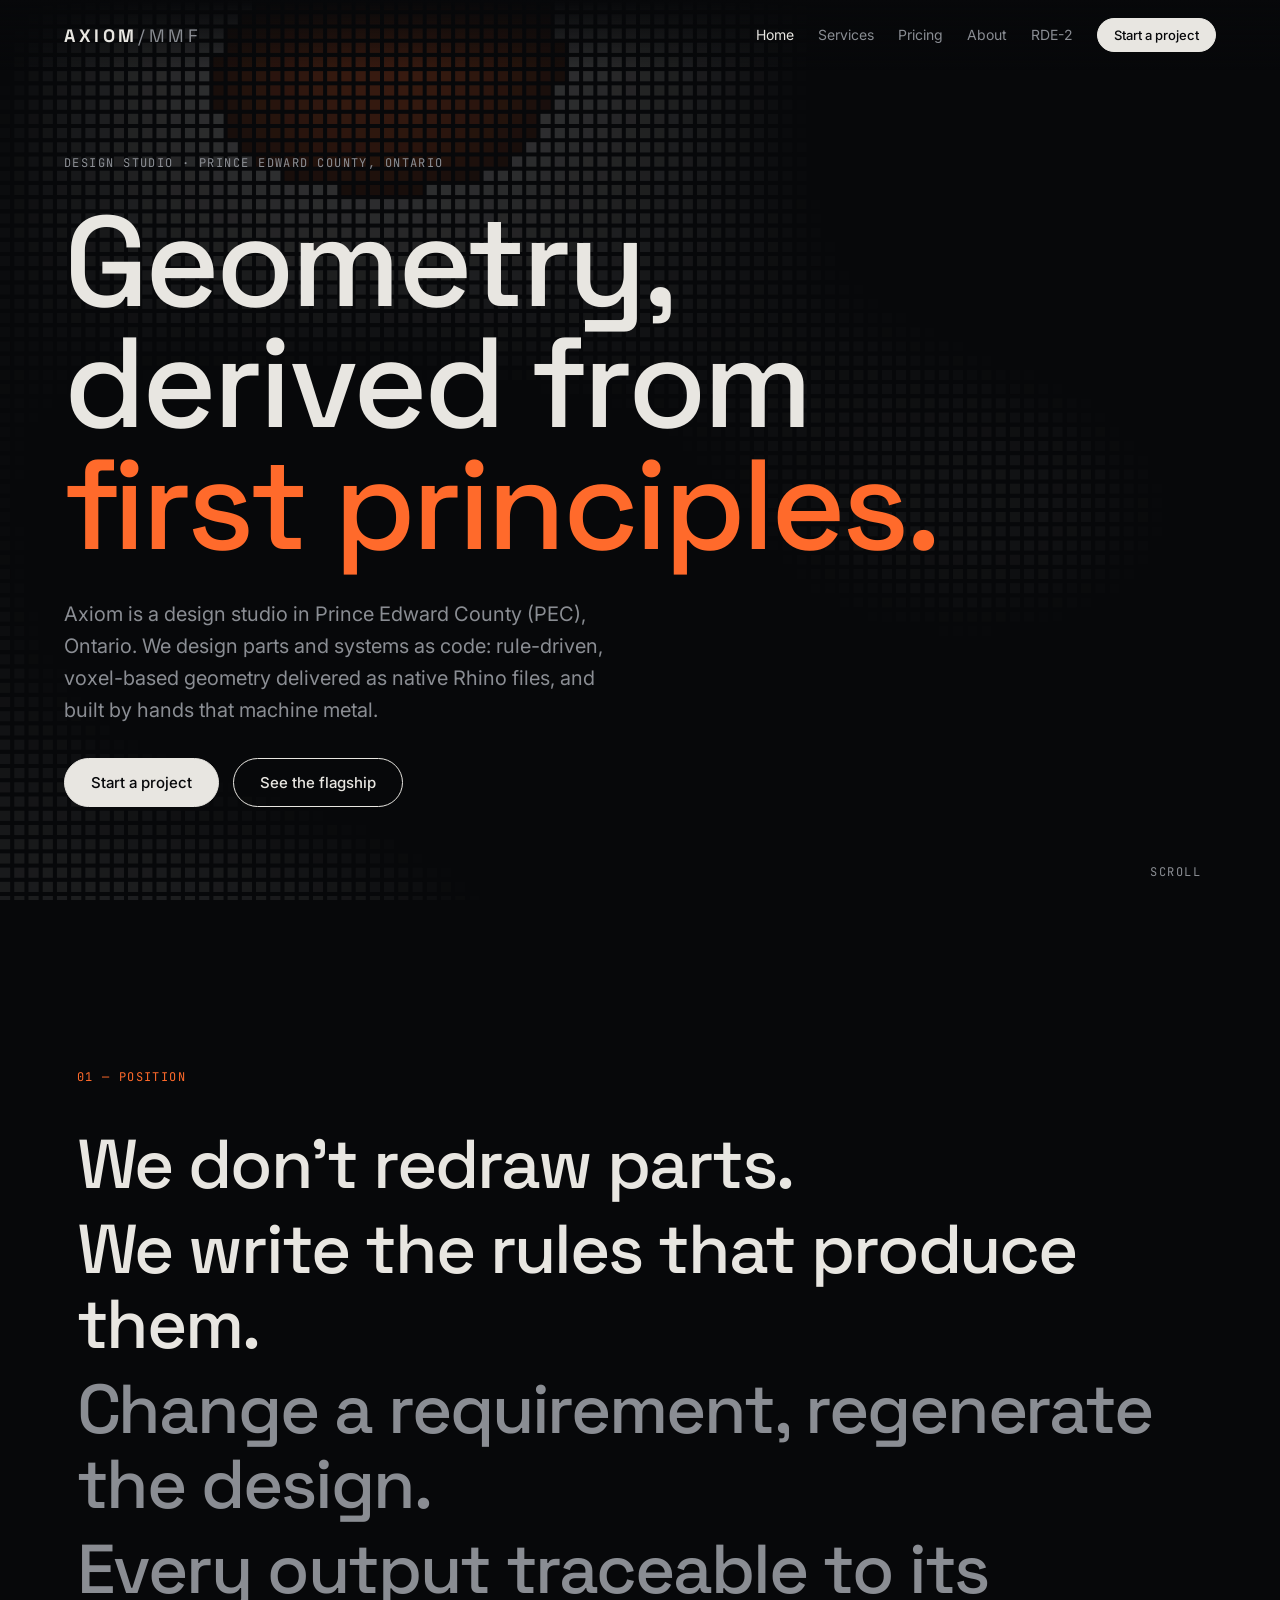
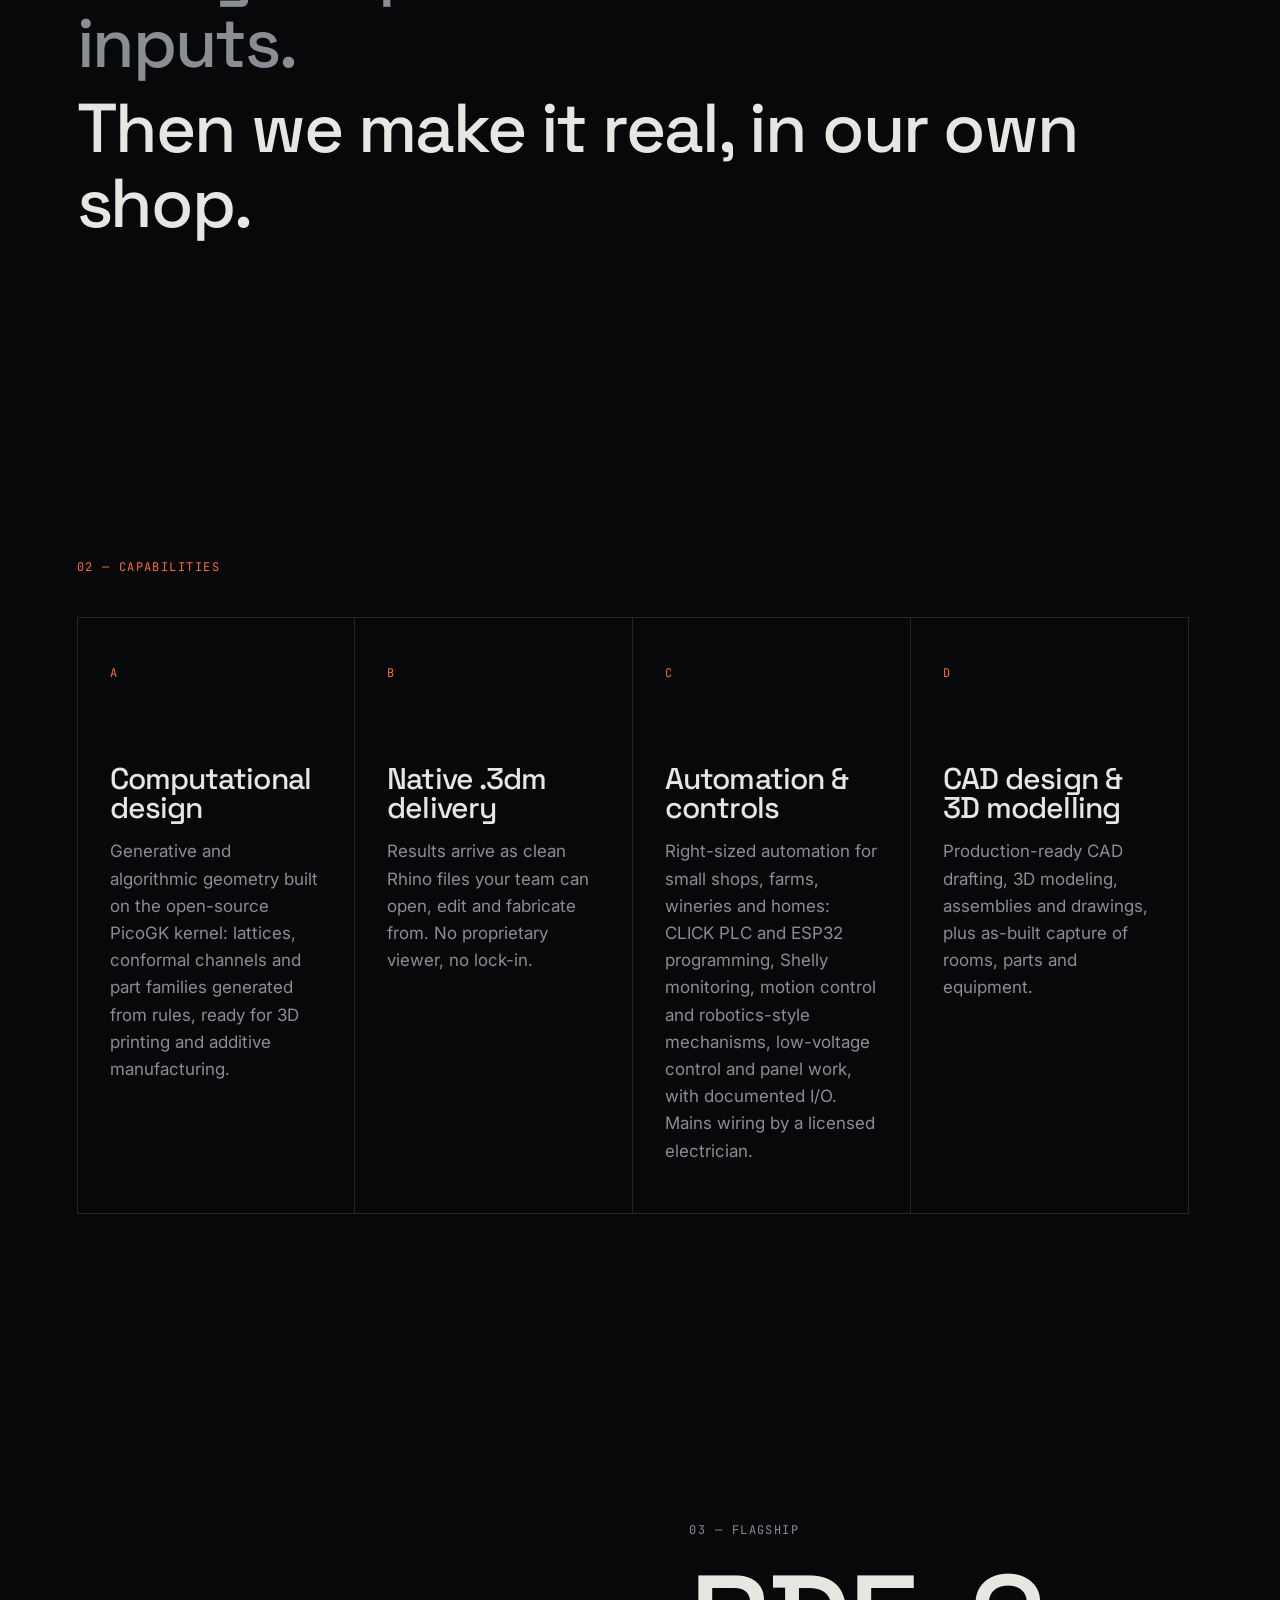
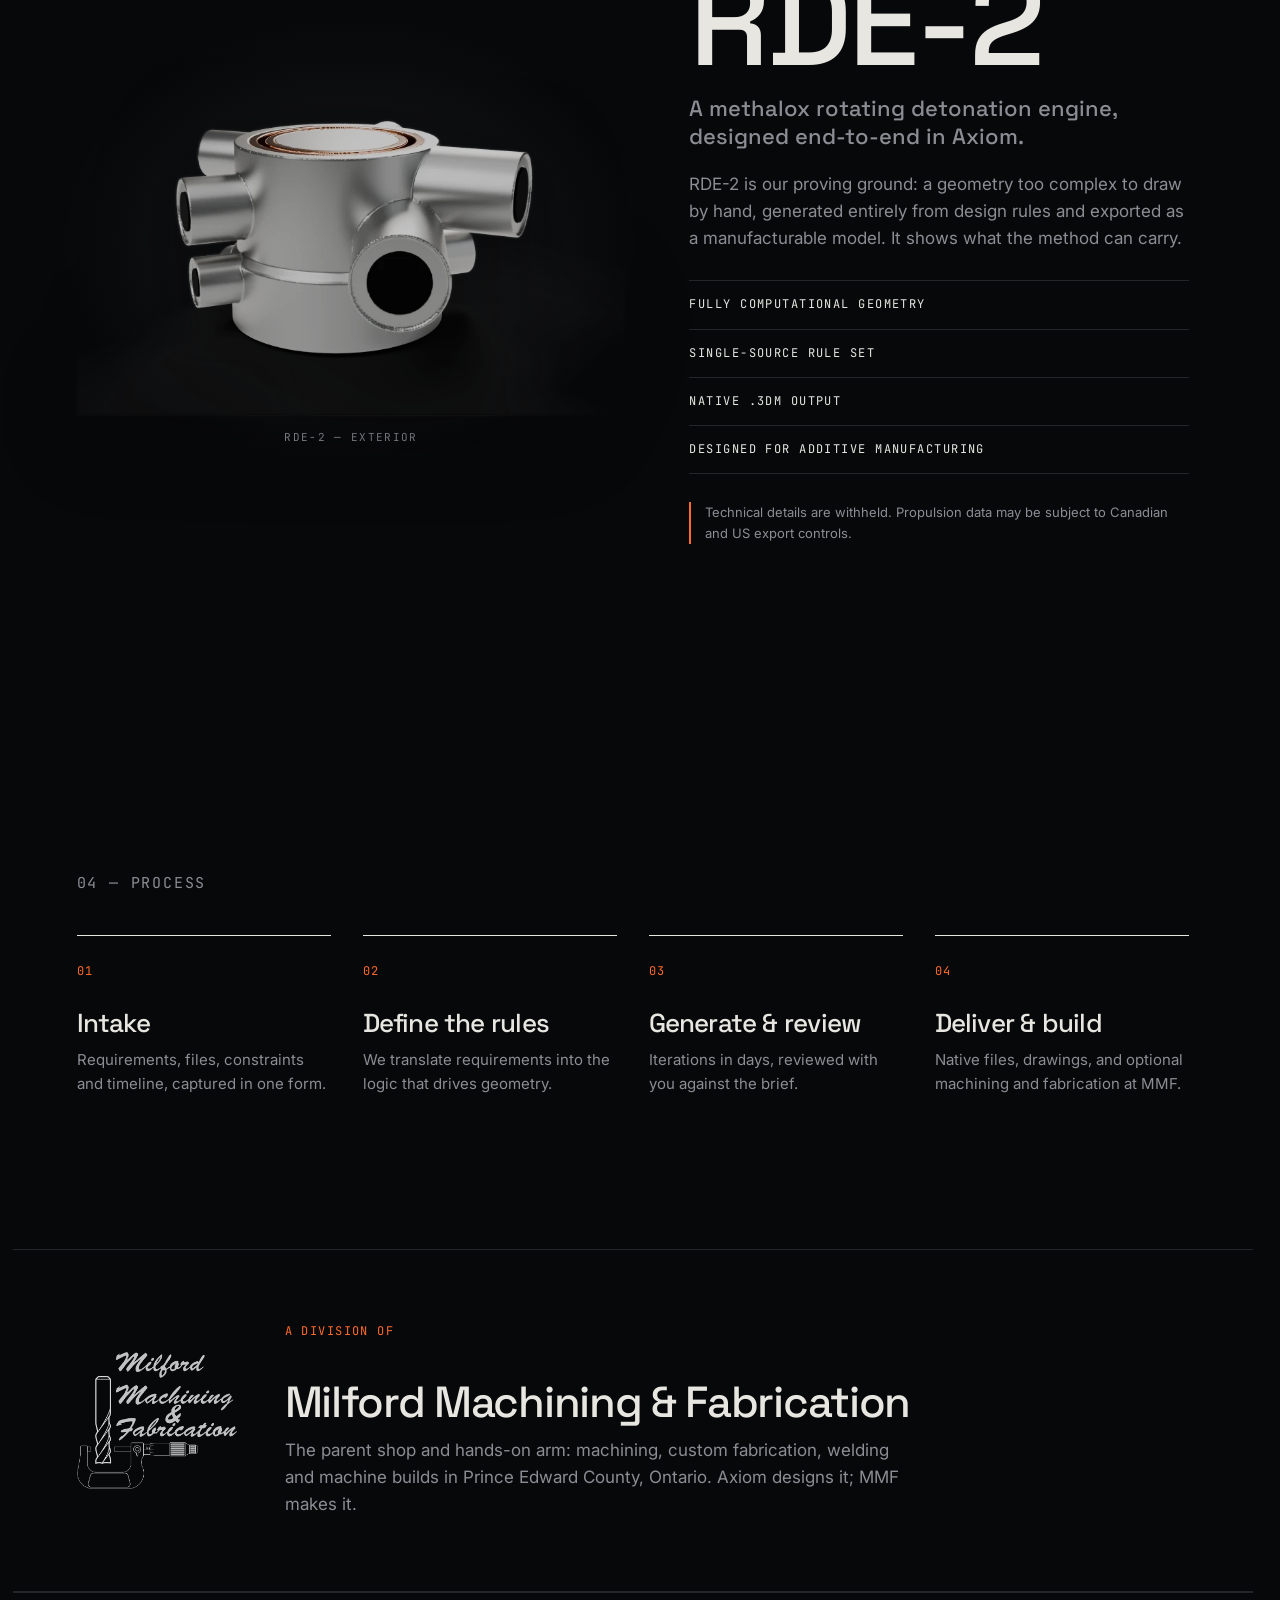
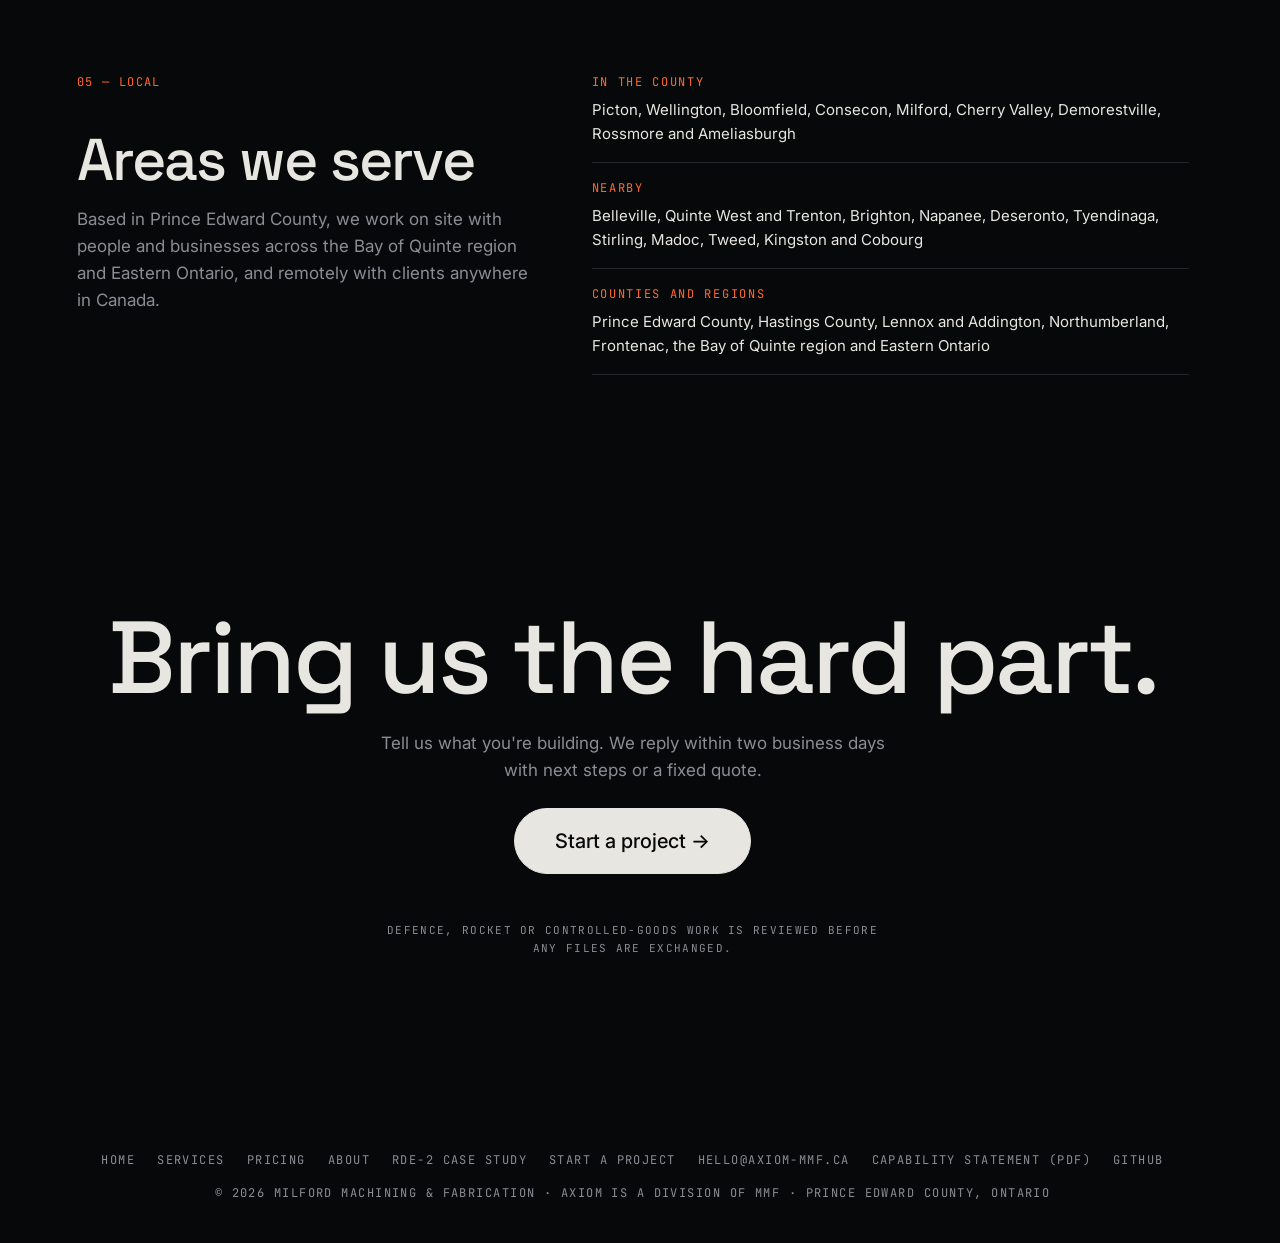
<file: index.html>
<!doctype html>
<html lang="en">
<head>
<meta charset="utf-8"><meta name="viewport" content="width=device-width,initial-scale=1">
<title>CAD Design, 3D Modelling & Automation in Prince Edward County | Axiom / MMF</title>
<meta name="description" content="PEC design studio: CAD design, 3D modeling, computational design, custom fabrication and automation for Prince Edward County, Belleville, Quinte, Kingston and Eastern Ontario.">
<link rel="canonical" href="https://axiom-mmf.ca/">
<meta name="theme-color" content="#07080A">
<link rel="icon" href="/favicon.ico" sizes="48x48"><link rel="icon" href="/assets/icons/favicon.svg" type="image/svg+xml">
<link rel="apple-touch-icon" href="/assets/icons/apple-touch-icon.png"><link rel="manifest" href="/site.webmanifest">
<meta property="og:type" content="website"><meta property="og:site_name" content="Axiom / MMF"><meta property="og:locale" content="en_CA">
<meta property="og:title" content="CAD Design, 3D Modelling & Automation in Prince Edward County | Axiom / MMF"><meta property="og:description" content="PEC design studio: CAD design, 3D modeling, computational design, custom fabrication and automation for Prince Edward County, Belleville, Quinte, Kingston and Eastern Ontario."><meta property="og:url" content="https://axiom-mmf.ca/">
<meta property="og:image" content="https://axiom-mmf.ca/assets/og-image.png"><meta property="og:image:width" content="1200"><meta property="og:image:height" content="630"><meta property="og:image:alt" content="AXIOM/MMF: Geometry, derived from first principles.">
<meta name="twitter:card" content="summary_large_image"><meta name="twitter:title" content="CAD Design, 3D Modelling & Automation in Prince Edward County | Axiom / MMF"><meta name="twitter:description" content="PEC design studio: CAD design, 3D modeling, computational design, custom fabrication and automation for Prince Edward County, Belleville, Quinte, Kingston and Eastern Ontario."><meta name="twitter:image" content="https://axiom-mmf.ca/assets/og-image.png">
<link rel="preconnect" href="https://fonts.googleapis.com"><link rel="preconnect" href="https://fonts.gstatic.com" crossorigin>
<link href="https://fonts.googleapis.com/css2?family=Space+Grotesk:wght@400;500;700&family=Inter:wght@400;500&family=JetBrains+Mono:wght@400&display=swap" rel="stylesheet">
<link rel="stylesheet" href="/css/style.css?v=202610271700">
<link rel="stylesheet" href="/css/print.css?v=202610271700" media="print">
<script type="application/ld+json">{"@context": "https://schema.org", "@type": ["ProfessionalService", "Organization"], "@id": "https://axiom-mmf.ca/#org", "name": "Axiom / MMF", "alternateName": ["Axiom, a division of Milford Machining & Fabrication", "Milford Machining & Fabrication"], "url": "https://axiom-mmf.ca/", "logo": "https://axiom-mmf.ca/assets/icons/icon-512.png", "image": "https://axiom-mmf.ca/assets/og-image.png", "description": "Design studio in Prince Edward County, Ontario: CAD design, 3D modelling, computational design, custom fabrication and automation, with native Rhino .3dm delivery.", "areaServed": [{"@type": "AdministrativeArea", "name": "Prince Edward County, Ontario"}, {"@type": "AdministrativeArea", "name": "Hastings County, Ontario"}, {"@type": "AdministrativeArea", "name": "Lennox and Addington County, Ontario"}, {"@type": "AdministrativeArea", "name": "Northumberland County, Ontario"}, {"@type": "AdministrativeArea", "name": "Frontenac County, Ontario"}, {"@type": "AdministrativeArea", "name": "Bay of Quinte region, Ontario"}, {"@type": "AdministrativeArea", "name": "Eastern Ontario"}, {"@type": "AdministrativeArea", "name": "Tyendinaga, Ontario"}, {"@type": "City", "name": "Picton, Ontario"}, {"@type": "City", "name": "Wellington, Ontario"}, {"@type": "City", "name": "Belleville, Ontario"}, {"@type": "City", "name": "Quinte West, Ontario"}, {"@type": "City", "name": "Trenton, Ontario"}, {"@type": "City", "name": "Brighton, Ontario"}, {"@type": "City", "name": "Napanee, Ontario"}, {"@type": "City", "name": "Deseronto, Ontario"}, {"@type": "City", "name": "Stirling, Ontario"}, {"@type": "City", "name": "Madoc, Ontario"}, {"@type": "City", "name": "Tweed, Ontario"}, {"@type": "City", "name": "Kingston, Ontario"}, {"@type": "City", "name": "Cobourg, Ontario"}, {"@type": "Place", "name": "Bloomfield, Prince Edward County, Ontario"}, {"@type": "Place", "name": "Consecon, Prince Edward County, Ontario"}, {"@type": "Place", "name": "Milford, Prince Edward County, Ontario"}, {"@type": "Place", "name": "Cherry Valley, Prince Edward County, Ontario"}, {"@type": "Place", "name": "Demorestville, Prince Edward County, Ontario"}, {"@type": "Place", "name": "Rossmore, Prince Edward County, Ontario"}, {"@type": "Place", "name": "Ameliasburgh, Prince Edward County, Ontario"}, {"@type": "Country", "name": "Canada"}], "knowsAbout": ["CAD design", "CAD drafting", "3D modelling", "3D modeling", "SolidWorks file formats", "Rhino 3D and .3dm files", "computational design", "generative design", "3D printing design", "additive manufacturing design", "PicoGK", "voxel geometry", "as-built modelling", "reverse modelling of existing parts", "prototyping", "custom fabrication", "machining", "welding and fabrication design", "jigs and fixtures", "automation", "motion control", "robotics-style mechanisms", "PLC programming", "AutomationDirect CLICK PLC", "ESP32", "Shelly", "ESPHome", "smart home automation", "farm and winery monitoring", "solar trackers", "machine safety", "maker and inventor projects", "industrial controls and systems"], "hasOfferCatalog": {"@type": "OfferCatalog", "name": "Services", "itemListElement": [{"@type": "Offer", "itemOffered": {"@type": "Service", "name": "CAD design and drafting", "description": "CAD drafting, 3D modelling and 3D modeling, assemblies and drawings in STEP, SolidWorks, Rhino .3dm and DWG/DXF formats."}}, {"@type": "Offer", "itemOffered": {"@type": "Service", "name": "Computational and generative design", "description": "Rule-driven geometry on the PicoGK kernel, delivered as native Rhino .3dm, prepared for 3D printing and additive manufacturing."}}, {"@type": "Offer", "itemOffered": {"@type": "Service", "name": "3D printing and additive manufacturing design", "description": "Parts, lattices and internal channels modelled and prepared for polymer and metal additive manufacturing."}}, {"@type": "Offer", "itemOffered": {"@type": "Service", "name": "As-built capture and reverse modelling", "description": "Existing parts, rooms and equipment measured and modelled so they can be remade, modified or documented."}}, {"@type": "Offer", "itemOffered": {"@type": "Service", "name": "Automation and PLC programming", "description": "AutomationDirect CLICK PLC and ESP32 programming and Shelly configuration for small shops, farms, wineries and homes. Design, programming and low-voltage control work; mains wiring is done by a licensed electrician."}}, {"@type": "Offer", "itemOffered": {"@type": "Service", "name": "Motion control and mechanisms", "description": "Gantries, actuators and slew-drive solar trackers with the controls to run them."}}, {"@type": "Offer", "itemOffered": {"@type": "Service", "name": "Custom fabrication and machining", "description": "Prototypes, jigs, fixtures, welded assemblies and machined parts made in Prince Edward County."}}, {"@type": "Offer", "itemOffered": {"@type": "Service", "name": "Rhino voxel-to-.3dm plugin", "description": "A Rhino plugin that turns voxel fields into native Rhino geometry. In development."}}, {"@type": "Offer", "itemOffered": {"@type": "Service", "name": "Industrial controls and systems, design to commissioning", "description": "Full-stack industrial controls on larger jobs, delivered with our partner SumerTech.", "provider": {"@type": "Organization", "name": "SumerTech"}}}]}, "parentOrganization": {"@type": "Organization", "name": "Milford Machining & Fabrication"}, "sameAs": ["https://github.com/Isowix"], "location": {"@type": "Place", "name": "Aaro Concepts, Picton, Ontario"}}</script>
</head>
<body>
<a class="skip" href="#main">Skip to content</a>
<header class="nav">
  <a class="brand" href="/" aria-label="Axiom / MMF home">AXIOM<span>/MMF</span></a>
  <nav aria-label="Main"><a href="/" aria-current="page">Home</a><a href="/services.html">Services</a><a href="/pricing.html">Pricing</a><a href="/about.html">About</a><a href="/case-study-rde-2.html">RDE-2</a><a class="btn sm" href="/intake.html">Start a project</a></nav>
</header>

<main id="main">
<section class="hero">
  <canvas id="field" aria-hidden="true"></canvas>
  <div class="hero-inner">
    <p class="eyebrow mono">Design studio · Prince Edward County, Ontario</p>
    <h1 class="reveal">Geometry,<br>derived from<br><em>first principles.</em></h1>
    <p class="lede reveal">Axiom is a design studio in Prince Edward County (PEC), Ontario. We design parts and systems as code: rule-driven, voxel-based geometry delivered as native Rhino files, and built by hands that machine metal.</p>
    <div class="cta-row reveal"><a class="btn" href="intake.html">Start a project</a><a class="btn ghost" href="#rde2">See the flagship</a></div>
  </div>
  <p class="scroll mono">Scroll</p>
</section>

<section class="manifesto" id="manifesto">
  <p class="mono label">01 — Position</p>
  <div class="m-lines">
    <p class="reveal">We don't redraw parts.</p>
    <p class="reveal">We write the rules that produce them.</p>
    <p class="reveal dim">Change a requirement, regenerate the design.</p>
    <p class="reveal dim">Every output traceable to its inputs.</p>
    <p class="reveal">Then we make it real, in our own shop.</p>
  </div>
</section>

<section class="pillars" id="capabilities">
  <p class="mono label">02 — Capabilities</p>
  <div class="grid">
    <article class="card reveal"><span class="mono n">A</span><h3>Computational design</h3><p>Generative and algorithmic geometry built on the open-source PicoGK kernel: lattices, conformal channels and part families generated from rules, ready for 3D printing and additive manufacturing.</p></article>
    <article class="card reveal"><span class="mono n">B</span><h3>Native .3dm delivery</h3><p>Results arrive as clean Rhino files your team can open, edit and fabricate from. No proprietary viewer, no lock-in.</p></article>
    <article class="card reveal"><span class="mono n">C</span><h3>Automation &amp; controls</h3><p>Right-sized automation for small shops, farms, wineries and homes: CLICK PLC and ESP32 programming, Shelly monitoring, motion control and robotics-style mechanisms, low-voltage control and panel work, with documented I/O. Mains wiring by a licensed electrician.</p></article>
    <article class="card reveal"><span class="mono n">D</span><h3>CAD design & 3D modelling</h3><p>Production-ready CAD drafting, 3D modeling, assemblies and drawings, plus as-built capture of rooms, parts and equipment.</p></article>
  </div>
</section>

<section class="flagship" id="rde2">
  <figure class="flag-visual render-card reveal">
    <picture><source type="image/webp" srcset="/assets/work/rde-2-hero-800.webp 800w, /assets/work/rde-2-hero-1600.webp 1600w" sizes="(max-width:860px) 92vw, 56vw"><img src="/assets/work/rde-2-hero.png" data-zoom="/assets/work/rde-2-hero-1600.webp" data-zoom-fallback="/assets/work/rde-2-hero.png" width="1600" height="1030" loading="lazy" decoding="async" alt="RDE-2 methalox rotating detonation engine, exterior render"></picture>
    <figcaption class="mono">RDE-2 — exterior</figcaption>
  </figure>
  <div class="flag-copy">
    <p class="mono label">03 — Flagship</p>
    <h2 class="reveal">RDE-2</h2>
    <p class="reveal sub">A methalox rotating detonation engine, designed end-to-end in Axiom.</p>
    <p class="reveal">RDE-2 is our proving ground: a geometry too complex to draw by hand, generated entirely from design rules and exported as a manufacturable model. It shows what the method can carry.</p>
    <ul class="facts mono reveal"><li>Fully computational geometry</li><li>Single-source rule set</li><li>Native .3dm output</li><li>Designed for additive manufacturing</li></ul>
    <p class="note">Technical details are withheld. Propulsion data may be subject to Canadian and US export controls.</p>
  </div>
</section>

<section class="process" id="process">
  <p class="mono label">04 — Process</p>
  <ol>
    <li class="reveal"><span class="mono">01</span><h4>Intake</h4><p>Requirements, files, constraints and timeline, captured in one form.</p></li>
    <li class="reveal"><span class="mono">02</span><h4>Define the rules</h4><p>We translate requirements into the logic that drives geometry.</p></li>
    <li class="reveal"><span class="mono">03</span><h4>Generate & review</h4><p>Iterations in days, reviewed with you against the brief.</p></li>
    <li class="reveal"><span class="mono">04</span><h4>Deliver & build</h4><p>Native files, drawings, and optional machining and fabrication at MMF.</p></li>
  </ol>
</section>

<section class="endorse">
  <img src="/assets/mmf-logo-white.png" alt="Milford Machining &amp; Fabrication logo" width="160" height="137" loading="lazy" decoding="async">
  <div><p class="mono label">A division of</p><h3>Milford Machining & Fabrication</h3><p>The parent shop and hands-on arm: machining, custom fabrication, welding and machine builds in Prince Edward County, Ontario. Axiom designs it; MMF makes it.</p></div>
</section>

<section class="areas" id="areas">
  <div><p class="mono label">05 — Local</p><h2 class="reveal">Areas we serve</h2><p class="lead reveal">Based in Prince Edward County, we work on site with people and businesses across the Bay of Quinte region and Eastern Ontario, and remotely with clients anywhere in Canada.</p></div>
  <dl class="reveal">
    <dt class="mono">In the County</dt><dd>Picton, Wellington, Bloomfield, Consecon, Milford, Cherry Valley, Demorestville, Rossmore and Ameliasburgh</dd>
    <dt class="mono">Nearby</dt><dd>Belleville, Quinte West and Trenton, Brighton, Napanee, Deseronto, Tyendinaga, Stirling, Madoc, Tweed, Kingston and Cobourg</dd>
    <dt class="mono">Counties and regions</dt><dd>Prince Edward County, Hastings County, Lennox and Addington, Northumberland, Frontenac, the Bay of Quinte region and Eastern Ontario</dd>
  </dl>
</section>

<section class="intake" id="intake">
  <h2 class="reveal">Bring us the hard part.</h2>
  <p class="reveal">Tell us what you're building. We reply within two business days with next steps or a fixed quote.</p>
  <a class="btn big reveal" href="intake.html">Start a project →</a>
  <p class="mono small">Defence, rocket or controlled-goods work is reviewed before any files are exchanged.</p>
</section>
</main>

<footer><nav class="fnav mono" aria-label="Footer"><a href="/">Home</a><a href="/services.html">Services</a><a href="/pricing.html">Pricing</a><a href="/about.html">About</a><a href="/case-study-rde-2.html">RDE-2 case study</a><a href="/intake.html">Start a project</a><a class="em" data-u="hello" data-d="axiom-mmf.ca" hidden></a><noscript><span>hello [at] axiom-mmf [dot] ca</span></noscript><a href="/assets/axiom-mmf-capability-statement.pdf" target="_blank" rel="noopener">Capability statement (PDF)</a><a href="https://github.com/Isowix" target="_blank" rel="noopener">GitHub</a></nav><p class="mono">© 2026 Milford Machining &amp; Fabrication · Axiom is a division of MMF · Prince Edward County, Ontario</p></footer>
<script src="/js/main.js?v=202610271700"></script>
<!-- Cloudflare Web Analytics --><script defer src="https://static.cloudflareinsights.com/beacon.min.js" data-cf-beacon='{"token": "b65493fe0fd7489aace20506236f4b61"}'></script><!-- End Cloudflare Web Analytics -->
</body></html>
</file>
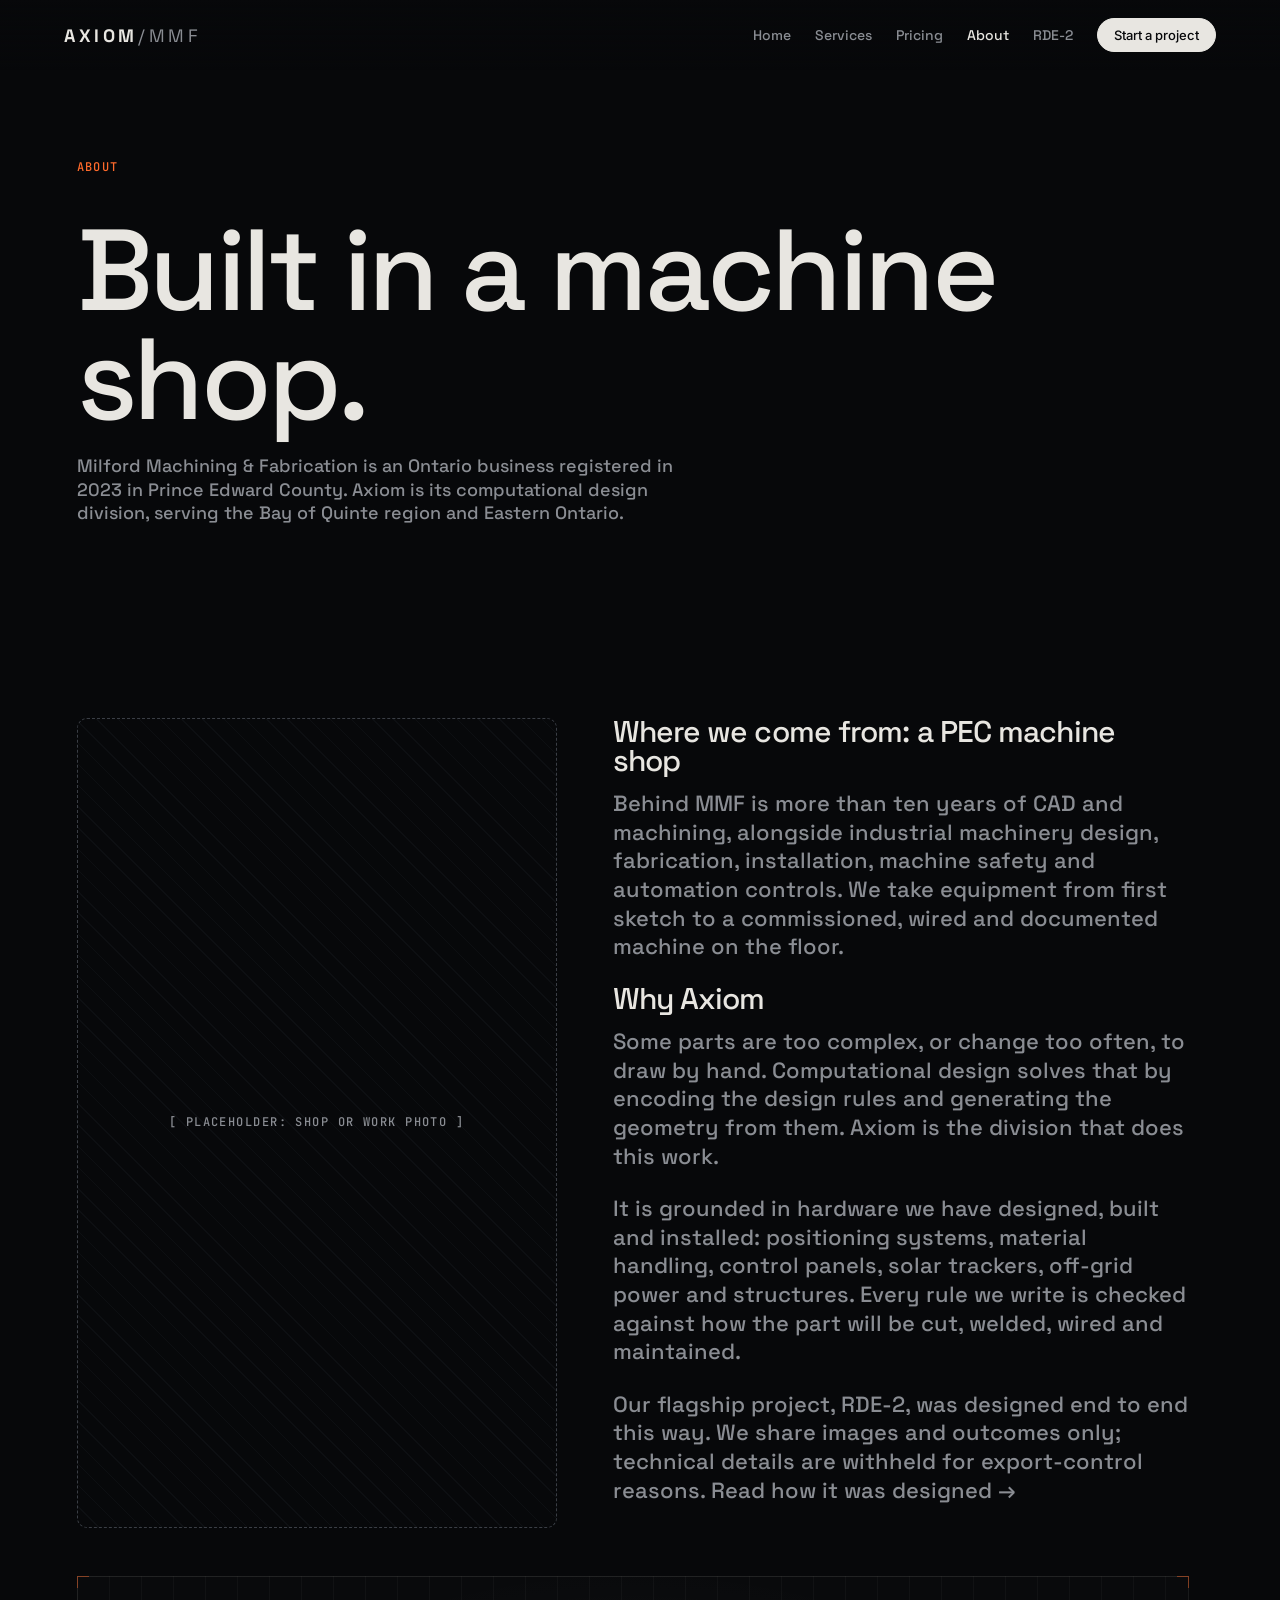
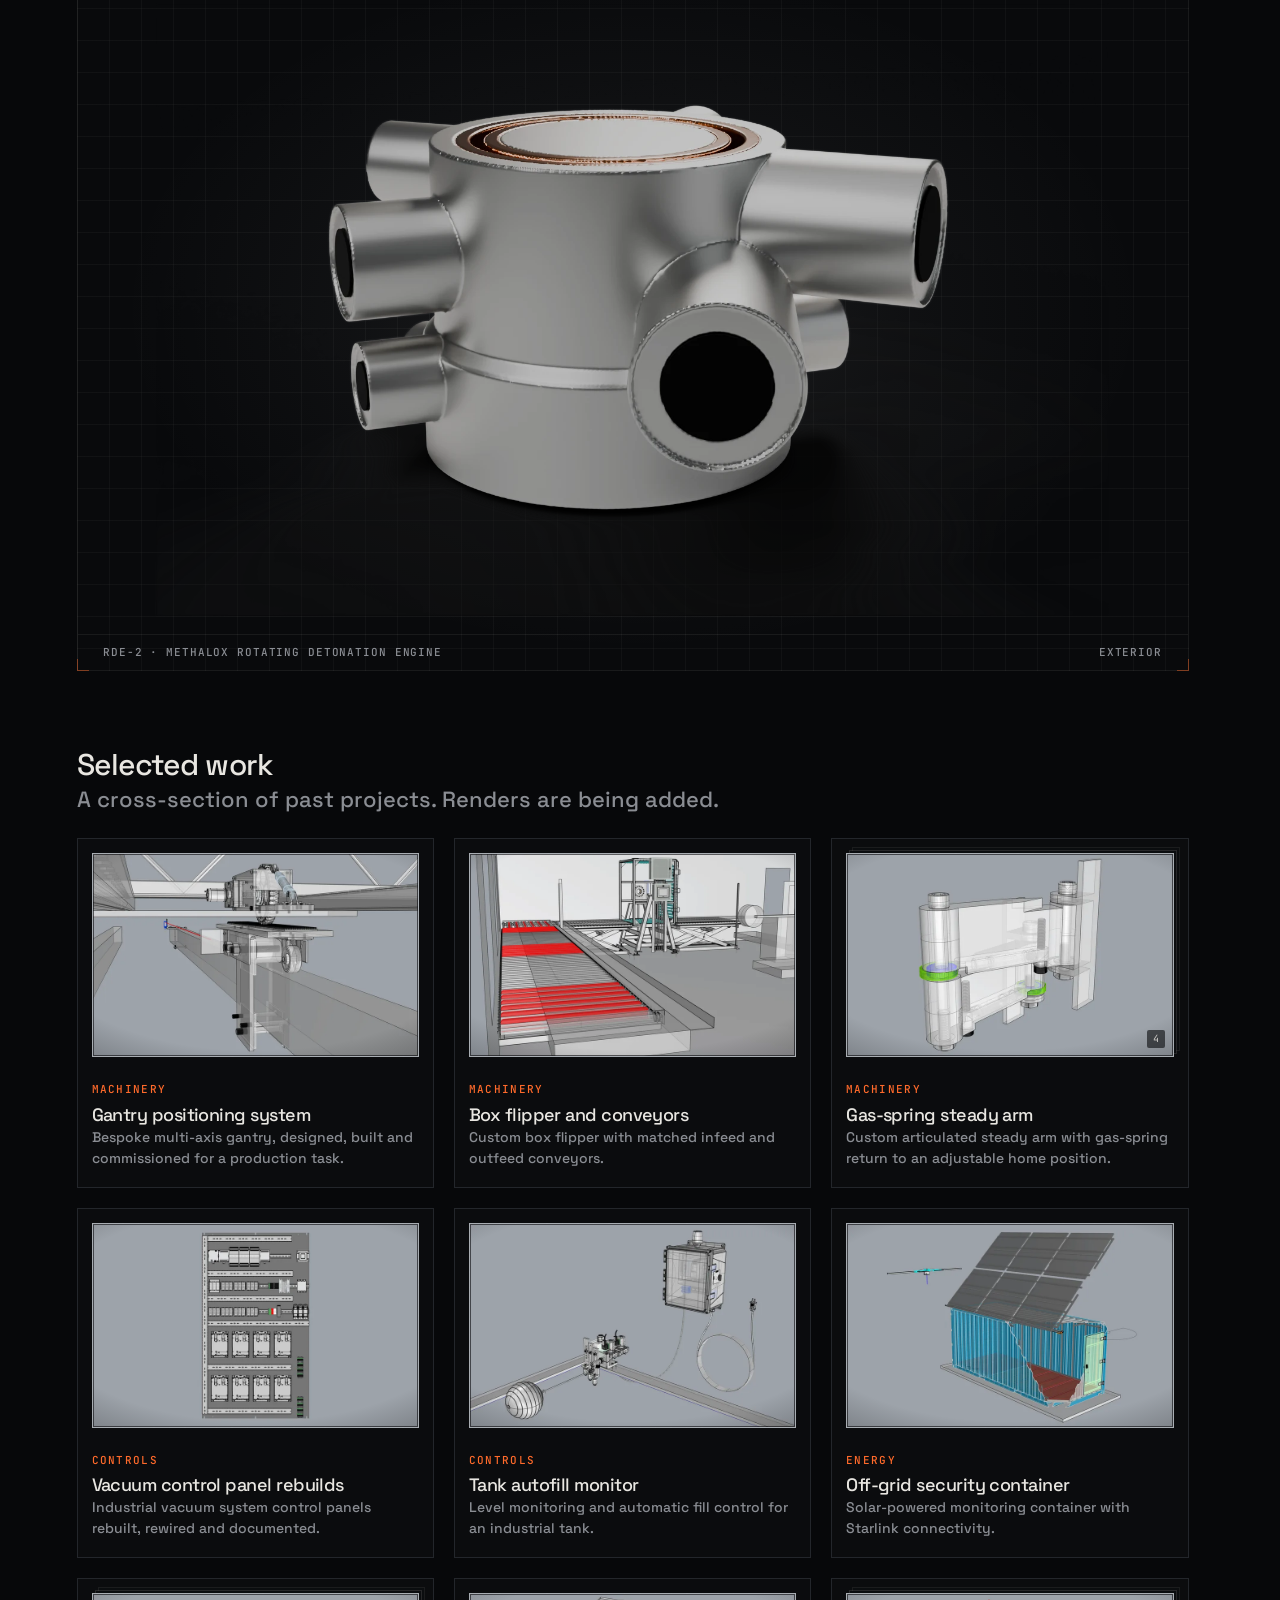
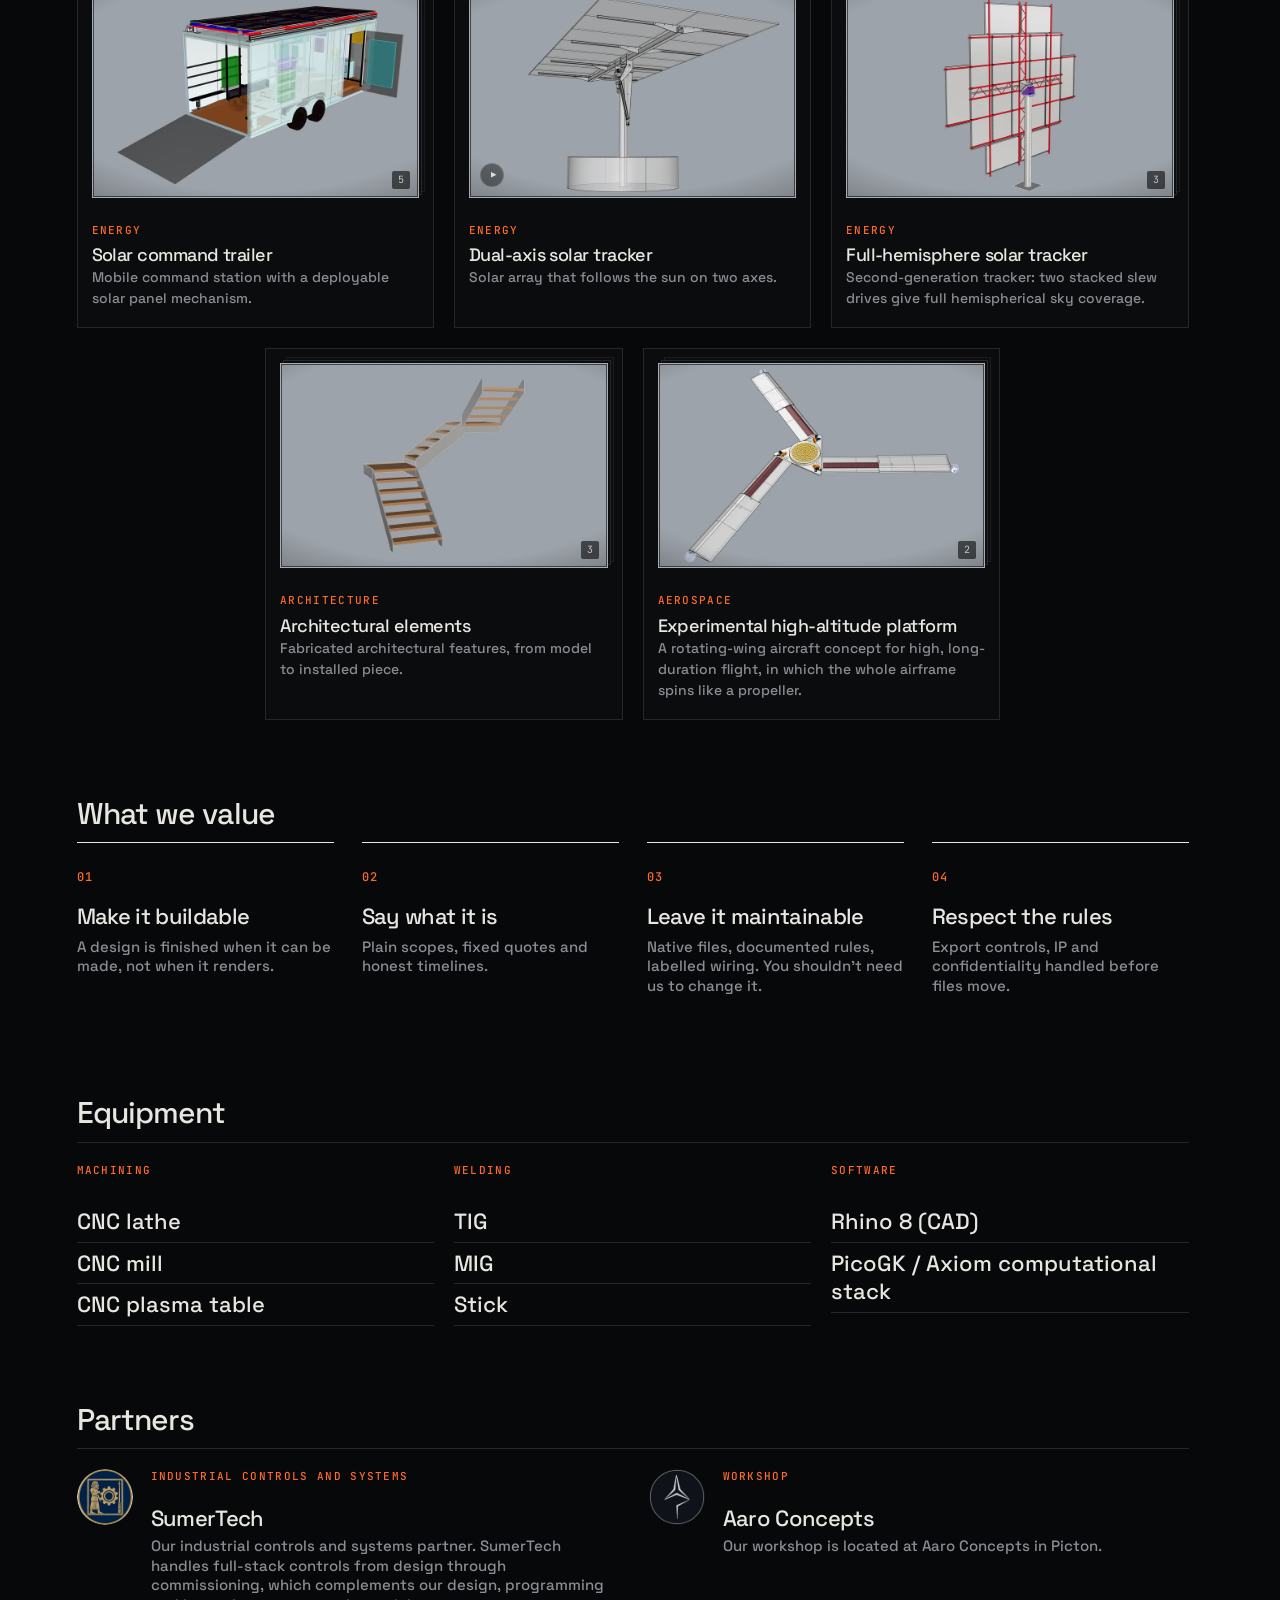
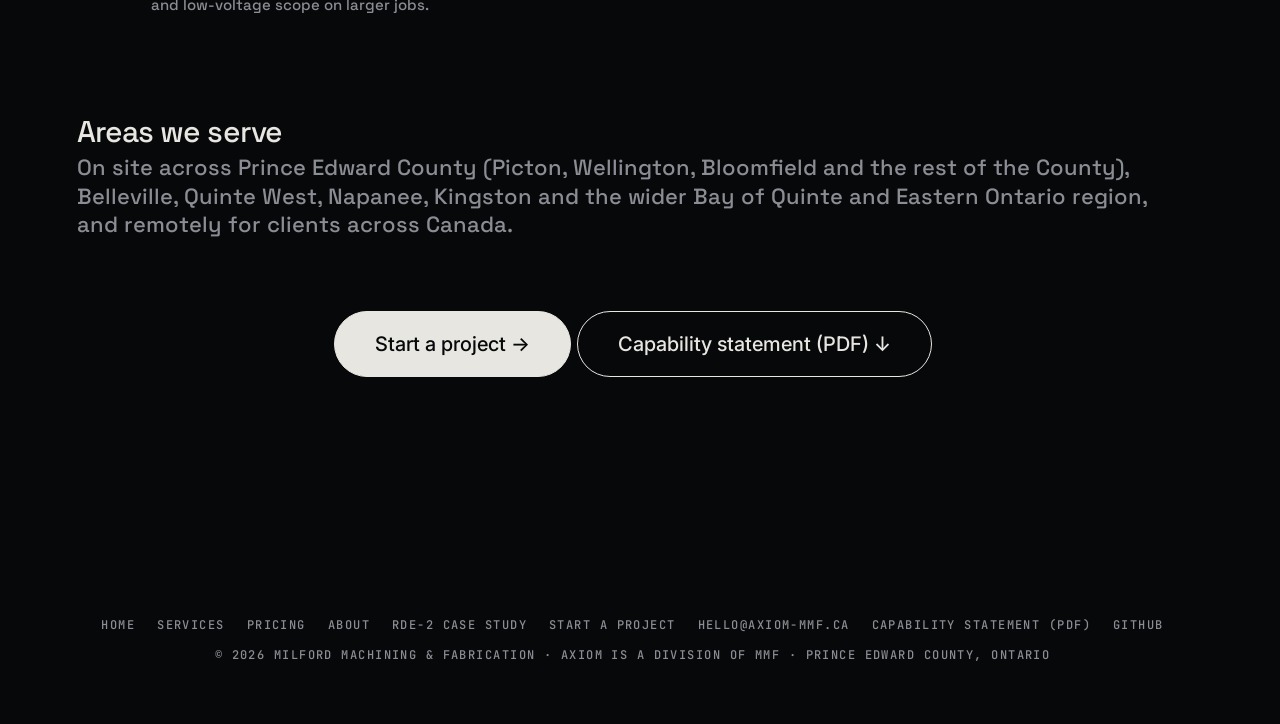
<file: about.html>
<!doctype html>
<html lang="en">
<head>
<meta charset="utf-8"><meta name="viewport" content="width=device-width,initial-scale=1">
<title>About — Milford Machining & Fabrication, Prince Edward County, Ontario | Axiom / MMF</title>
<meta name="description" content="Milford Machining & Fabrication (MMF), est. 2023 in Prince Edward County (PEC), Ontario, and Axiom, its design division: CAD design, 3D modelling, fabrication, automation.">
<link rel="canonical" href="https://axiom-mmf.ca/about.html">
<meta name="theme-color" content="#07080A">
<link rel="icon" href="/favicon.ico" sizes="48x48"><link rel="icon" href="/assets/icons/favicon.svg" type="image/svg+xml">
<link rel="apple-touch-icon" href="/assets/icons/apple-touch-icon.png"><link rel="manifest" href="/site.webmanifest">
<meta property="og:type" content="website"><meta property="og:site_name" content="Axiom / MMF"><meta property="og:locale" content="en_CA">
<meta property="og:title" content="About — Milford Machining & Fabrication, Prince Edward County, Ontario | Axiom / MMF"><meta property="og:description" content="Milford Machining & Fabrication (MMF), est. 2023 in Prince Edward County (PEC), Ontario, and Axiom, its design division: CAD design, 3D modelling, fabrication, automation."><meta property="og:url" content="https://axiom-mmf.ca/about.html">
<meta property="og:image" content="https://axiom-mmf.ca/assets/og-image.png"><meta property="og:image:width" content="1200"><meta property="og:image:height" content="630"><meta property="og:image:alt" content="AXIOM/MMF: Geometry, derived from first principles.">
<meta name="twitter:card" content="summary_large_image"><meta name="twitter:title" content="About — Milford Machining & Fabrication, Prince Edward County, Ontario | Axiom / MMF"><meta name="twitter:description" content="Milford Machining & Fabrication (MMF), est. 2023 in Prince Edward County (PEC), Ontario, and Axiom, its design division: CAD design, 3D modelling, fabrication, automation."><meta name="twitter:image" content="https://axiom-mmf.ca/assets/og-image.png">
<link rel="preconnect" href="https://fonts.googleapis.com"><link rel="preconnect" href="https://fonts.gstatic.com" crossorigin>
<link href="https://fonts.googleapis.com/css2?family=Space+Grotesk:wght@400;500;700&family=Inter:wght@400;500&family=JetBrains+Mono:wght@400&display=swap" rel="stylesheet">
<link rel="stylesheet" href="/css/style.css?v=202610271700">
<link rel="stylesheet" href="/css/print.css?v=202610271700" media="print">
</head>
<body class="sub">
<a class="skip" href="#main">Skip to content</a>
<header class="nav">
  <a class="brand" href="/" aria-label="Axiom / MMF home">AXIOM<span>/MMF</span></a>
  <nav aria-label="Main"><a href="/">Home</a><a href="/services.html">Services</a><a href="/pricing.html">Pricing</a><a href="/about.html" aria-current="page">About</a><a href="/case-study-rde-2.html">RDE-2</a><a class="btn sm" href="/intake.html">Start a project</a></nav>
</header>
<main id="main">
<section class="phero"><p class="mono label">About</p><h1 class="ptitle">Built in a machine shop.</h1><p class="ilede">Milford Machining &amp; Fabrication is an Ontario business registered in 2023 in Prince Edward County. Axiom is its computational design division, serving the Bay of Quinte region and Eastern Ontario.</p></section><section class="about"><div class="ab-grid">
<div class="ph-box" role="img" aria-label="Photo placeholder"><span class="mono">[ Placeholder: shop or work photo ]</span></div>
<div><h2>Where we come from: a PEC machine shop</h2><p>Behind MMF is more than ten years of CAD and machining, alongside industrial machinery design, fabrication, installation, machine safety and automation controls. We take equipment from first sketch to a commissioned, wired and documented machine on the floor.</p>
<h2>Why Axiom</h2><p>Some parts are too complex, or change too often, to draw by hand. Computational design solves that by encoding the design rules and generating the geometry from them. Axiom is the division that does this work.</p><p>It is grounded in hardware we have designed, built and installed: positioning systems, material handling, control panels, solar trackers, off-grid power and structures. Every rule we write is checked against how the part will be cut, welded, wired and maintained.</p>
<p>Our flagship project, RDE-2, was designed end to end this way. We share images and outcomes only; technical details are withheld for export-control reasons. <a href="/case-study-rde-2.html">Read how it was designed →</a></p></div></div>
<figure class="rde-fig"><i class="tk tl"></i><i class="tk tr"></i><i class="tk bl"></i><i class="tk br"></i><div class="stage"><img class="ext" data-zoom="/assets/work/rde-2-hero-1600.webp" src="/assets/work/rde-2-hero-1600.webp" srcset="/assets/work/rde-2-hero-800.webp 800w, /assets/work/rde-2-hero-1600.webp 1600w" sizes="(max-width:900px) 94vw, 1100px" width="1600" height="1030" loading="lazy" decoding="async" alt="RDE-2 methalox rotating detonation engine, exterior render"></div><figcaption class="rv-cap mono"><span>RDE-2 · methalox rotating detonation engine</span><span>exterior</span></figcaption></figure>
<h2 class="th">Selected work</h2><p class="wk-note">A cross-section of past projects. Renders are being added.</p><ul class="work"><li class="wk"><div class="wk-img vp"><img src="/assets/work/gantry-positioning-800.webp" srcset="/assets/work/gantry-positioning-800.webp 800w, /assets/work/gantry-positioning-1600.webp 1600w" sizes="(max-width:900px) 92vw, 340px" width="800" height="500" loading="lazy" decoding="async" alt="Custom gantry positioning system for automation: drive carriage, gear and rail, with laser line (3D model viewport capture)" data-zoom="/assets/work/gantry-positioning-1600.webp" data-zoom-fallback="/assets/work/gantry-positioning.webp" style="object-position:center top"></div><span class="mono tag">Machinery</span><h3>Gantry positioning system</h3><p>Bespoke multi-axis gantry, designed, built and commissioned for a production task.</p></li><li class="wk"><div class="wk-img vp"><img src="/assets/work/box-flipper-800.webp" srcset="/assets/work/box-flipper-800.webp 800w, /assets/work/box-flipper-1600.webp 1600w" sizes="(max-width:900px) 92vw, 340px" width="800" height="500" loading="lazy" decoding="async" alt="Custom fabricated box flipper frame with control enclosure and HMI, scissor-lift conveyors and roller conveyor (3D model viewport capture)" data-zoom="/assets/work/box-flipper.webp" data-zoom-fallback="/assets/work/box-flipper-1600.webp" style="object-position:center top"></div><span class="mono tag">Machinery</span><h3>Box flipper and conveyors</h3><p>Custom box flipper with matched infeed and outfeed conveyors.</p></li><li class="wk"><div class="wk-img vp stack" data-count="4"><img src="/assets/work/steady-arm-800.webp" srcset="/assets/work/steady-arm-800.webp 800w, /assets/work/steady-arm-1600.webp 1600w" sizes="(max-width:900px) 92vw, 340px" width="800" height="500" loading="lazy" decoding="async" alt="Gas-spring steady arm mechanism: articulated arm with pivot posts and mounting plates (3D model viewport capture, 1 of 4)" data-zoom="/assets/work/steady-arm-1600.webp" data-zoom-fallback="/assets/work/steady-arm.webp" data-gallery="/assets/work/steady-arm-1600.webp,/assets/work/steady-arm-2-1600.webp,/assets/work/steady-arm-3-1600.webp,/assets/work/steady-arm-4-1600.webp" data-gallery-alts="Three-quarter view of the articulated arm|Side view|Arm folded toward the mount|Opposite three-quarter view"></div><span class="mono tag">Machinery</span><h3>Gas-spring steady arm</h3><p>Custom articulated steady arm with gas-spring return to an adjustable home position.</p></li><li class="wk"><div class="wk-img vp"><img src="/assets/work/vacuum-control-panels-800.webp" srcset="/assets/work/vacuum-control-panels-800.webp 800w, /assets/work/vacuum-control-panels-1600.webp 1600w" sizes="(max-width:900px) 92vw, 340px" width="800" height="500" loading="lazy" decoding="async" alt="Control panel design for an industrial vacuum system: DIN rails, components and wire duct (viewport capture)" data-zoom="/assets/work/vacuum-control-panels.webp" data-zoom-fallback="/assets/work/vacuum-control-panels-1600.webp" style="object-position:center"></div><span class="mono tag">Controls</span><h3>Vacuum control panel rebuilds</h3><p>Industrial vacuum system control panels rebuilt, rewired and documented.</p></li><li class="wk"><div class="wk-img vp"><img src="/assets/work/tank-autofill-800.webp" srcset="/assets/work/tank-autofill-800.webp 800w, /assets/work/tank-autofill-1600.webp 1600w" sizes="(max-width:900px) 92vw, 340px" width="800" height="500" loading="lazy" decoding="async" alt="Tank level automation station: float ball, solenoid valve manifold and control enclosure (3D model viewport capture)" data-zoom="/assets/work/tank-autofill-1600.webp" data-zoom-fallback="/assets/work/tank-autofill.webp" style="object-position:center"></div><span class="mono tag">Controls</span><h3>Tank autofill monitor</h3><p>Level monitoring and automatic fill control for an industrial tank.</p></li><li class="wk"><div class="wk-img vp"><img src="/assets/work/security-container-800.webp" srcset="/assets/work/security-container-800.webp 800w, /assets/work/security-container-1600.webp 1600w" sizes="(max-width:900px) 92vw, 340px" width="800" height="500" loading="lazy" decoding="async" alt="Off-grid solar security container: tilted solar array, cutaway container and Starlink antenna (3D model viewport capture)" data-zoom="/assets/work/security-container-1600.webp" data-zoom-fallback="/assets/work/security-container.webp" style="object-position:center top"></div><span class="mono tag">Energy</span><h3>Off-grid security container</h3><p>Solar-powered monitoring container with Starlink connectivity.</p></li><li class="wk"><div class="wk-img vp stack" data-count="5"><img src="/assets/work/solar-command-trailer-800.webp" srcset="/assets/work/solar-command-trailer-800.webp 800w, /assets/work/solar-command-trailer-1600.webp 1600w" sizes="(max-width:900px) 92vw, 340px" width="800" height="500" loading="lazy" decoding="async" alt="Solar command trailer with deployable solar panel mechanism: rear three-quarter view with the ramp down (3D model viewport capture, 1 of 5)" data-zoom="/assets/work/solar-command-trailer-1600.webp" data-zoom-fallback="/assets/work/solar-command-trailer.webp" data-gallery="/assets/work/solar-command-trailer-1600.webp,/assets/work/solar-command-trailer-2-1600.webp,/assets/work/solar-command-trailer-3-1600.webp,/assets/work/solar-command-trailer-4-1600.webp,/assets/work/solar-command-trailer-5-1600.webp" data-gallery-alts="Rear three-quarter view, ramp down|Side view|Tongue end with heat pump and tanks|Front three-quarter view|Top rear view, panels deployed"></div><span class="mono tag">Energy</span><h3>Solar command trailer</h3><p>Mobile command station with a deployable solar panel mechanism.</p></li><li class="wk"><div class="wk-img vp" data-anim="/assets/work/dual-axis-tracker-tilt-800.mp4"><img src="/assets/work/dual-axis-tracker-800.webp" srcset="/assets/work/dual-axis-tracker-800.webp 800w, /assets/work/dual-axis-tracker-1600.webp 1600w" sizes="(max-width:900px) 92vw, 340px" width="800" height="500" loading="lazy" decoding="async" alt="Dual-axis solar tracker with slew drive and actuator: array frame from below (3D model viewport capture)" data-zoom="/assets/work/dual-axis-tracker-tilt-poster.webp" data-zoom-fallback="/assets/work/dual-axis-tracker.webp" data-gallery="/assets/work/dual-axis-tracker-tilt-1280.mp4,/assets/work/dual-axis-tracker-1600.webp" data-gallery-alts="Tilt animation: array sweeping from near-horizontal to near-vertical|Underside view of the frame and drive (viewport capture)" style="object-position:center"></div><span class="mono tag">Energy</span><h3>Dual-axis solar tracker</h3><p>Solar array that follows the sun on two axes.</p></li><li class="wk"><div class="wk-img vp stack" data-count="3"><img src="/assets/work/hemispherical-tracker-800.webp" srcset="/assets/work/hemispherical-tracker-800.webp 800w, /assets/work/hemispherical-tracker-1600.webp 1600w" sizes="(max-width:900px) 92vw, 340px" width="800" height="500" loading="lazy" decoding="async" alt="Full-hemisphere solar tracker with stacked slew drives: front view of the panel array on its mast (3D model viewport capture, 1 of 3)" data-zoom="/assets/work/hemispherical-tracker-1600.webp" data-zoom-fallback="/assets/work/hemispherical-tracker.webp" data-gallery="/assets/work/hemispherical-tracker-1600.webp,/assets/work/hemispherical-tracker-2-1600.webp,/assets/work/hemispherical-tracker-3-1600.webp" data-gallery-alts="Front view of the panel array and truss frame on its mast|Close-up of the stacked slew drives at the mast head|Rear view of the panel array"></div><span class="mono tag">Energy</span><h3>Full-hemisphere solar tracker</h3><p>Second-generation tracker: two stacked slew drives give full hemispherical sky coverage.</p></li><li class="wk"><div class="wk-img vp stack" data-count="3"><img src="/assets/work/architectural-elements-800.webp" srcset="/assets/work/architectural-elements-800.webp 800w, /assets/work/architectural-elements-1600.webp 1600w" sizes="(max-width:900px) 92vw, 340px" width="800" height="500" loading="lazy" decoding="async" alt="Custom fabricated U-shaped switchback stair with wood treads and steel stringers (3D model viewport capture, 1 of 3)" data-zoom="/assets/work/architectural-elements-1600.webp" data-zoom-fallback="/assets/work/architectural-elements.webp" data-gallery="/assets/work/architectural-elements-1600.webp,/assets/work/architectural-elements-2-1600.webp,/assets/work/architectural-elements-3-1600.webp" data-gallery-alts="U-shaped switchback stair, wood treads on steel stringers|Mono-stringer stair with winder treads and a landing|Tall spiral staircase, full height"></div><span class="mono tag">Architecture</span><h3>Architectural elements</h3><p>Fabricated architectural features, from model to installed piece.</p></li><li class="wk"><div class="wk-img vp stack" data-count="2"><img src="/assets/work/loitering-drone-800.webp" srcset="/assets/work/loitering-drone-800.webp 800w, /assets/work/loitering-drone-1600.webp 1600w" sizes="(max-width:900px) 92vw, 340px" width="800" height="500" loading="lazy" decoding="async" alt="Experimental high-altitude platform from above: three wings around a central hub (viewport capture, 1 of 2)" data-zoom="/assets/work/loitering-drone-1600.webp" data-zoom-fallback="/assets/work/loitering-drone.webp" data-gallery="/assets/work/loitering-drone-1600.webp,/assets/work/loitering-drone-2-1600.webp" data-gallery-alts="Top view: three wings around a central hub|Wing root close-up with gearbox and pitch drive"></div><span class="mono tag">Aerospace</span><h3>Experimental high-altitude platform</h3><p>A rotating-wing aircraft concept for high, long-duration flight, in which the whole airframe spins like a propeller.</p></li></ul>
<h2 class="th">What we value</h2><ol class="values">
<li><span class="mono">01</span><h3>Make it buildable</h3><p>A design is finished when it can be made, not when it renders.</p></li>
<li><span class="mono">02</span><h3>Say what it is</h3><p>Plain scopes, fixed quotes and honest timelines.</p></li>
<li><span class="mono">03</span><h3>Leave it maintainable</h3><p>Native files, documented rules, labelled wiring. You shouldn't need us to change it.</p></li>
<li><span class="mono">04</span><h3>Respect the rules</h3><p>Export controls, IP and confidentiality handled before files move.</p></li></ol>
<h2 class="th">Equipment</h2><div class="eq"><div><p class="mono tag">Machining</p><ul><li>CNC lathe</li><li>CNC mill</li><li>CNC plasma table</li></ul></div><div><p class="mono tag">Welding</p><ul><li>TIG</li><li>MIG</li><li>Stick</li></ul></div><div><p class="mono tag">Software</p><ul><li>Rhino 8 (CAD)</li><li>PicoGK / Axiom computational stack</li></ul></div></div>
<h2 class="th">Partners</h2><div class="eq partners"><div class="pitem"><picture><source srcset="/assets/sumertech-logo.webp" type="image/webp"><img class="plogo" src="/assets/sumertech-logo.png" alt="SumerTech logo" width="56" height="56" loading="lazy" decoding="async"></picture><div><p class="mono tag">Industrial controls and systems</p><h3>SumerTech</h3><!-- Link ready to enable once their site is live: <a href="https://sumertech.ca/" target="_blank" rel="noopener">SumerTech</a> --><p>Our industrial controls and systems partner. SumerTech handles full-stack controls from design through commissioning, which complements our design, programming and low-voltage scope on larger jobs.</p></div></div><div class="pitem"><picture><source srcset="/assets/aaro-concepts-badge.webp" type="image/webp"><img class="plogo" src="/assets/aaro-concepts-badge.png" alt="Aaro Concepts logo" width="56" height="56" loading="lazy" decoding="async"></picture><div><p class="mono tag">Workshop</p><h3>Aaro Concepts</h3><!-- Link ready to enable once their site is confirmed live: <a href="http://www.aaroconcepts.ca/" target="_blank" rel="noopener">Aaro Concepts</a> --><p>Our workshop is located at Aaro Concepts in Picton.</p></div></div></div>
<h2 class="th">Areas we serve</h2><p class="wk-note">On site across Prince Edward County (Picton, Wellington, Bloomfield and the rest of the County), Belleville, Quinte West, Napanee, Kingston and the wider Bay of Quinte and Eastern Ontario region, and remotely for clients across Canada.</p>
<p class="cen"><a class="btn big" href="/intake.html">Start a project →</a> <a class="btn big ghost" href="/assets/axiom-mmf-capability-statement.pdf" target="_blank" rel="noopener">Capability statement (PDF) ↓</a></p></section>
</main>
<footer><nav class="fnav mono" aria-label="Footer"><a href="/">Home</a><a href="/services.html">Services</a><a href="/pricing.html">Pricing</a><a href="/about.html">About</a><a href="/case-study-rde-2.html">RDE-2 case study</a><a href="/intake.html">Start a project</a><a class="em" data-u="hello" data-d="axiom-mmf.ca" hidden></a><noscript><span>hello [at] axiom-mmf [dot] ca</span></noscript><a href="/assets/axiom-mmf-capability-statement.pdf" target="_blank" rel="noopener">Capability statement (PDF)</a><a href="https://github.com/Isowix" target="_blank" rel="noopener">GitHub</a></nav><p class="mono">© 2026 Milford Machining &amp; Fabrication · Axiom is a division of MMF · Prince Edward County, Ontario</p></footer>
<script src="/js/main.js?v=202610271700"></script>
<!-- Cloudflare Web Analytics --><script defer src="https://static.cloudflareinsights.com/beacon.min.js" data-cf-beacon='{"token": "b65493fe0fd7489aace20506236f4b61"}'></script><!-- End Cloudflare Web Analytics -->
</body></html>
</file>
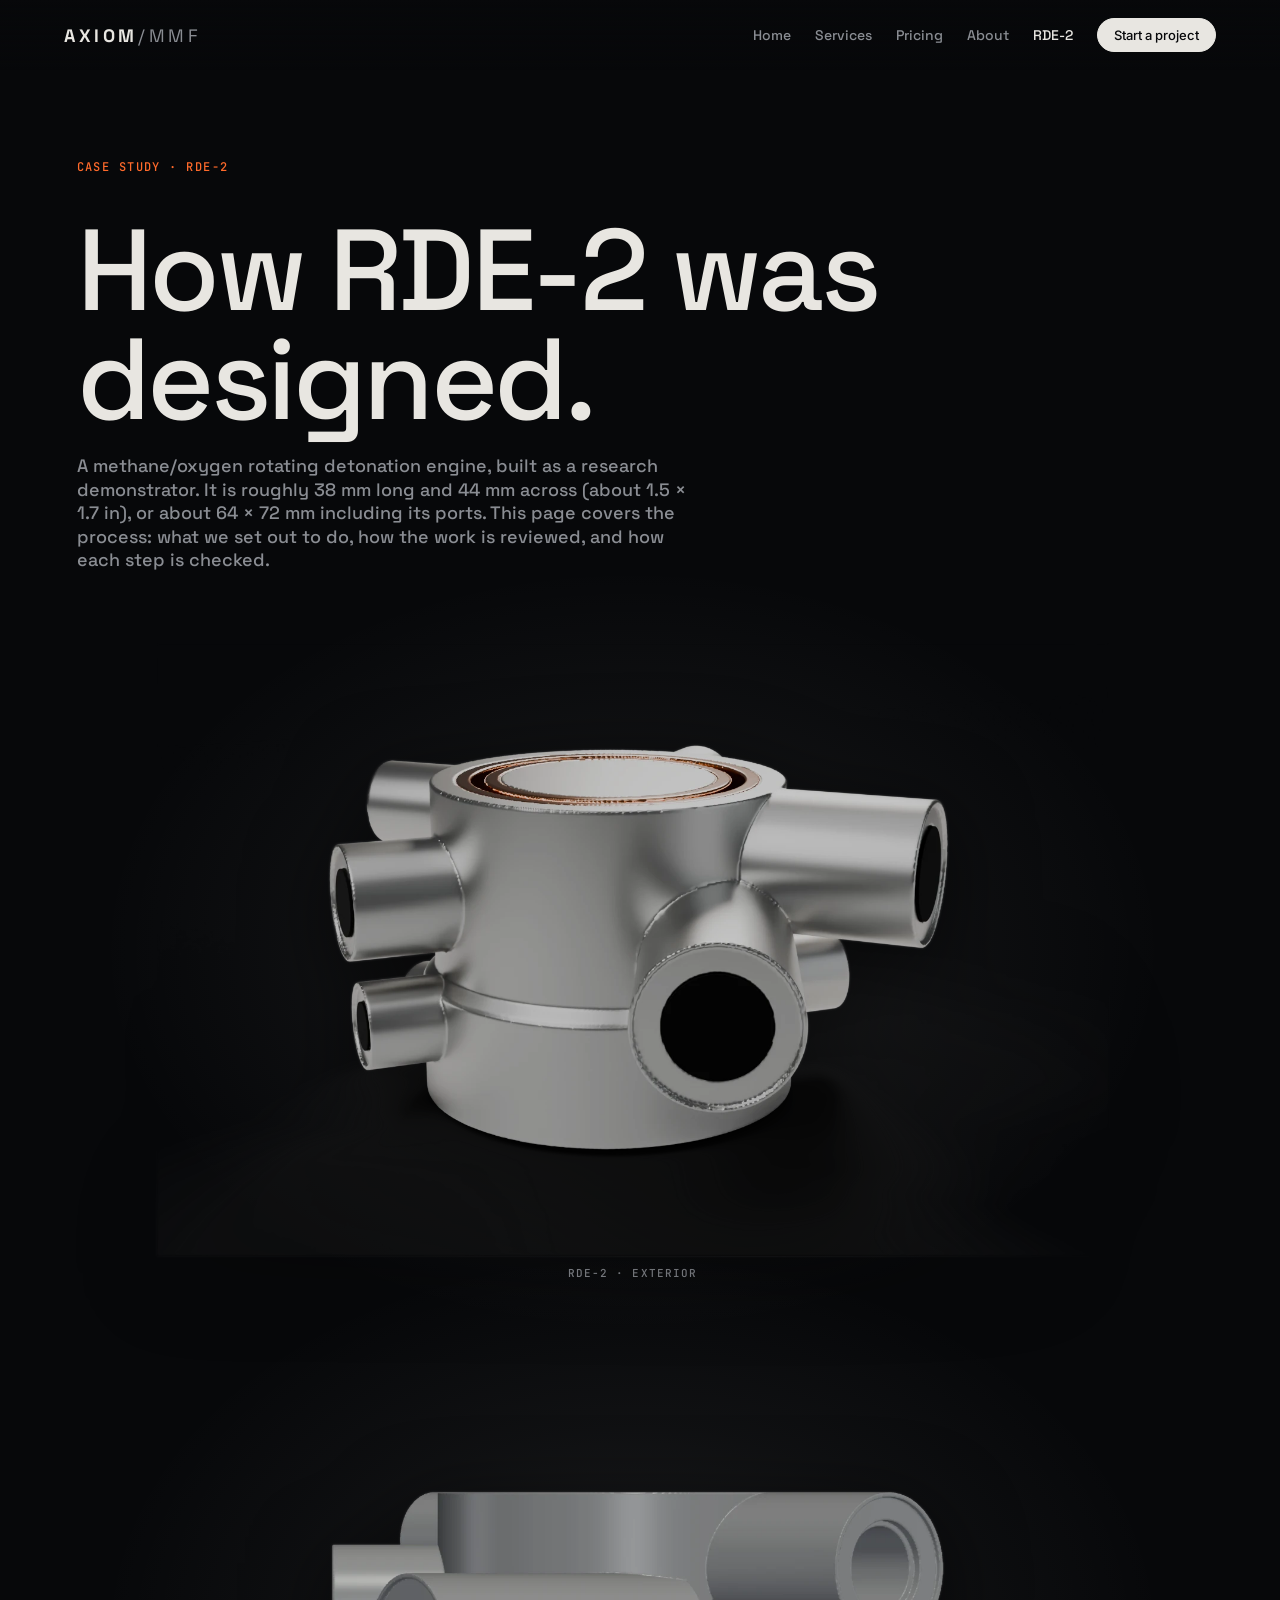
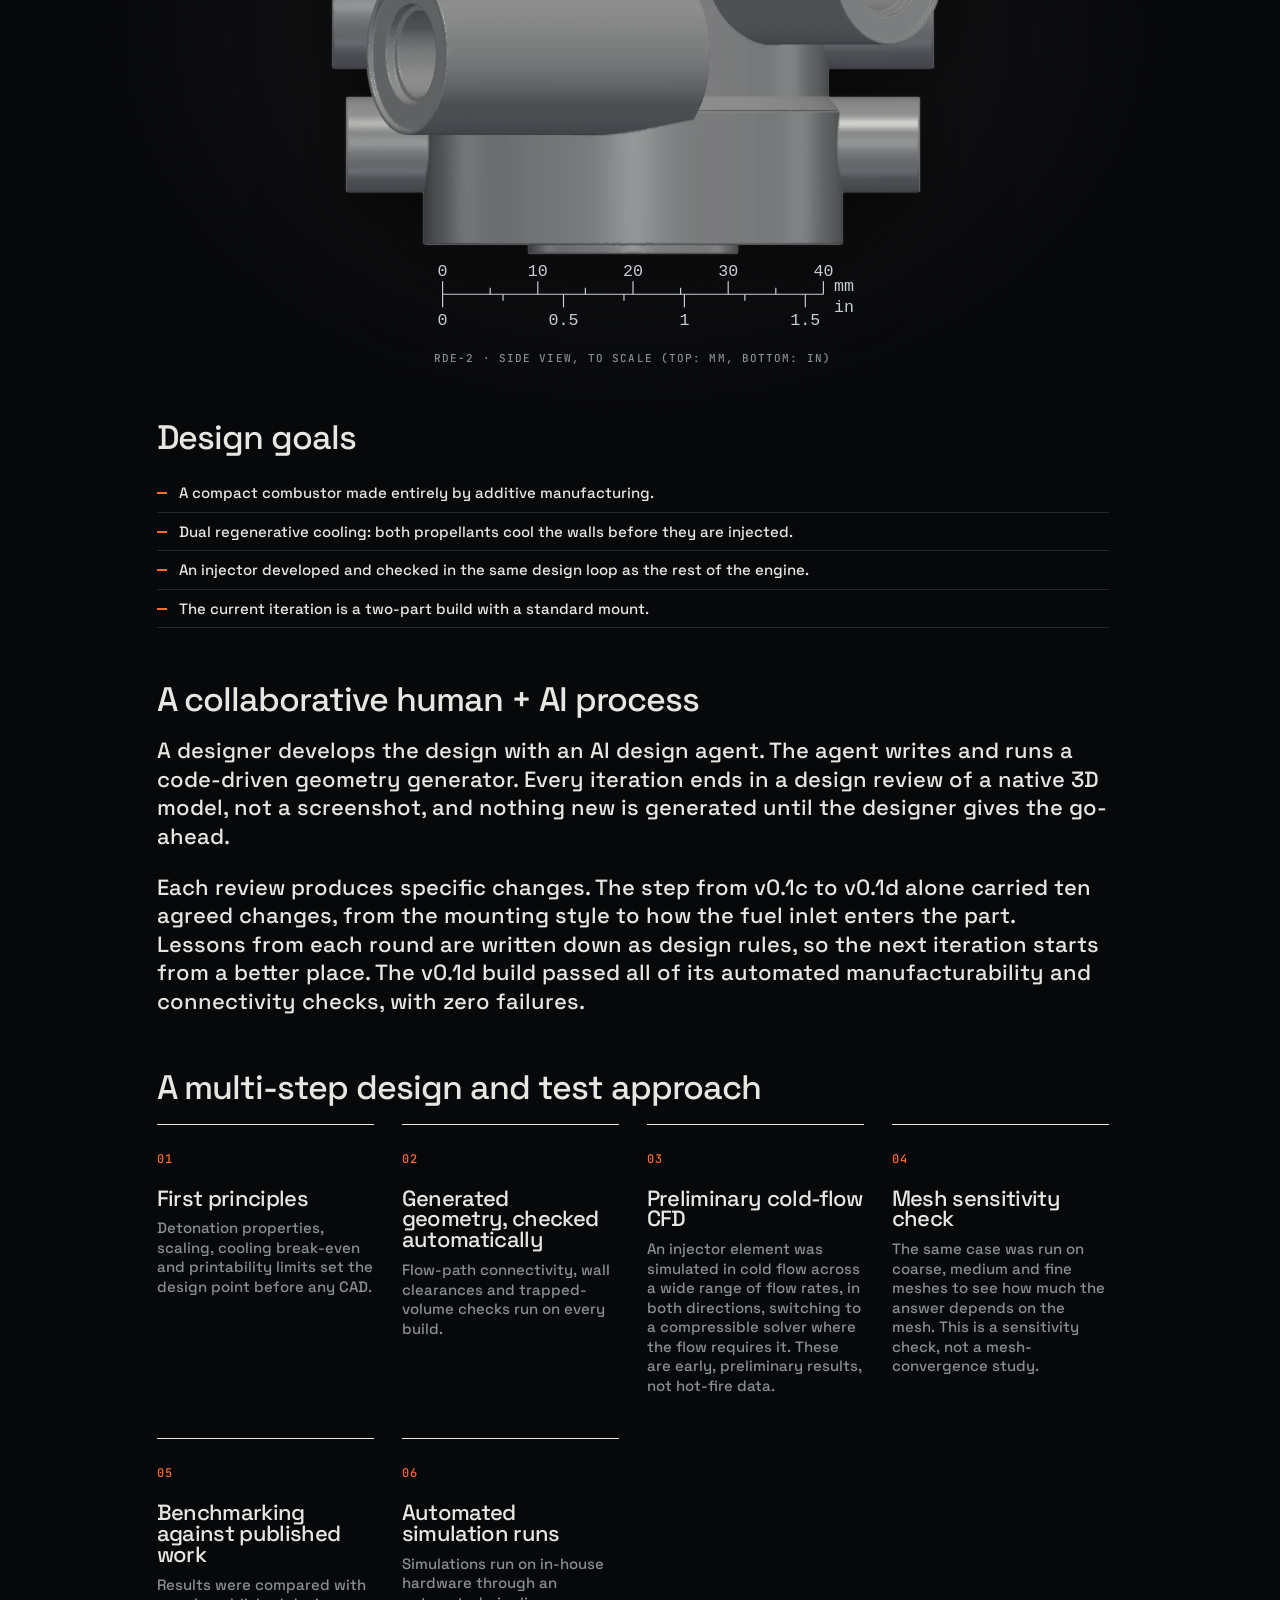
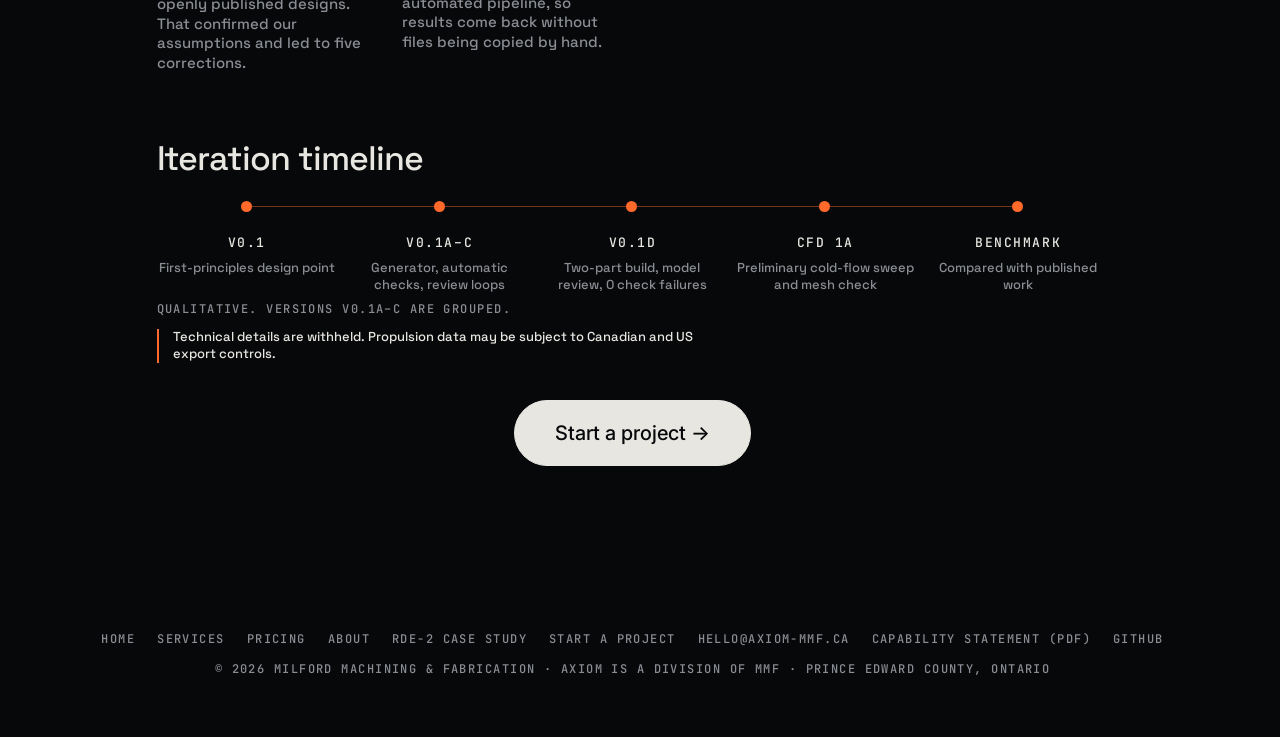
<file: case-study-rde-2.html>
<!doctype html>
<html lang="en">
<head>
<meta charset="utf-8"><meta name="viewport" content="width=device-width,initial-scale=1">
<title>RDE-2 case study — computational design for additive manufacturing | Axiom / MMF</title>
<meta name="description" content="How Axiom, a Prince Edward County design studio, designed RDE-2, a methane/oxygen rotating detonation engine demonstrator, with a human + AI design loop.">
<link rel="canonical" href="https://axiom-mmf.ca/case-study-rde-2.html">
<meta name="theme-color" content="#07080A">
<link rel="icon" href="/favicon.ico" sizes="48x48"><link rel="icon" href="/assets/icons/favicon.svg" type="image/svg+xml">
<link rel="apple-touch-icon" href="/assets/icons/apple-touch-icon.png"><link rel="manifest" href="/site.webmanifest">
<meta property="og:type" content="website"><meta property="og:site_name" content="Axiom / MMF"><meta property="og:locale" content="en_CA">
<meta property="og:title" content="RDE-2 case study — computational design for additive manufacturing | Axiom / MMF"><meta property="og:description" content="How Axiom, a Prince Edward County design studio, designed RDE-2, a methane/oxygen rotating detonation engine demonstrator, with a human + AI design loop."><meta property="og:url" content="https://axiom-mmf.ca/case-study-rde-2.html">
<meta property="og:image" content="https://axiom-mmf.ca/assets/og-image.png"><meta property="og:image:width" content="1200"><meta property="og:image:height" content="630"><meta property="og:image:alt" content="AXIOM/MMF: Geometry, derived from first principles.">
<meta name="twitter:card" content="summary_large_image"><meta name="twitter:title" content="RDE-2 case study — computational design for additive manufacturing | Axiom / MMF"><meta name="twitter:description" content="How Axiom, a Prince Edward County design studio, designed RDE-2, a methane/oxygen rotating detonation engine demonstrator, with a human + AI design loop."><meta name="twitter:image" content="https://axiom-mmf.ca/assets/og-image.png">
<link rel="preconnect" href="https://fonts.googleapis.com"><link rel="preconnect" href="https://fonts.gstatic.com" crossorigin>
<link href="https://fonts.googleapis.com/css2?family=Space+Grotesk:wght@400;500;700&family=Inter:wght@400;500&family=JetBrains+Mono:wght@400&display=swap" rel="stylesheet">
<link rel="stylesheet" href="/css/style.css?v=202610271700">
<link rel="stylesheet" href="/css/print.css?v=202610271700" media="print">
</head>
<body class="sub">
<a class="skip" href="#main">Skip to content</a>
<header class="nav">
  <a class="brand" href="/" aria-label="Axiom / MMF home">AXIOM<span>/MMF</span></a>
  <nav aria-label="Main"><a href="/">Home</a><a href="/services.html">Services</a><a href="/pricing.html">Pricing</a><a href="/about.html">About</a><a href="/case-study-rde-2.html" aria-current="page">RDE-2</a><a class="btn sm" href="/intake.html">Start a project</a></nav>
</header>
<main id="main">
<section class="phero"><p class="mono label">Case study · RDE-2</p><h1 class="ptitle">How RDE-2 was designed.</h1><p class="ilede">A methane/oxygen rotating detonation engine, built as a research demonstrator. It is roughly 38&nbsp;mm long and 44&nbsp;mm across (about 1.5 × 1.7&nbsp;in), or about 64 × 72&nbsp;mm including its ports. This page covers the process: what we set out to do, how the work is reviewed, and how each step is checked.</p></section>
<section class="cs">
<figure class="cs-hero render-card"><img src="/assets/work/rde-2-hero-1600.webp" srcset="/assets/work/rde-2-hero-800.webp 800w, /assets/work/rde-2-hero-1600.webp 1600w" sizes="(max-width:900px) 94vw, 1000px" width="1600" height="1030" loading="lazy" decoding="async" alt="RDE-2 methalox rotating detonation engine, exterior render" data-zoom="/assets/work/rde-2-hero-1600.webp"><figcaption class="mono">RDE-2 · exterior</figcaption></figure>
<figure class="cs-hero render-card cs-side"><div style="position:relative"><img src="/assets/work/rde-2-side-1600.webp" data-zoom="/assets/work/rde-2-side-1600.webp" data-zoom-fallback="/assets/work/rde-2-side.png" srcset="/assets/work/rde-2-side-800.webp 800w, /assets/work/rde-2-side-1600.webp 1600w" sizes="(max-width:900px) 94vw, 1000px" width="1600" height="1030" loading="lazy" decoding="async" alt="RDE-2 exterior, straight side view with mm and inch scale bar" style="display:block;width:100%;height:auto"><svg class="cs-scale" viewBox="0 0 1600 1030" preserveAspectRatio="none" aria-hidden="true" style="position:absolute;left:0;top:0;width:100%;height:auto;aspect-ratio:1600/1030;pointer-events:none;overflow:visible" fill="#c9ccd1" stroke="#c9ccd1" stroke-width="2" font-family="ui-monospace,monospace" font-size="28" text-anchor="middle"><line x1="480" y1="950" x2="1120" y2="950"/><line x1="480" y1="950" x2="480" y2="928"/><text stroke="none" x="480" y="920">0</text><line x1="560" y1="950" x2="560" y2="939"/><line x1="640" y1="950" x2="640" y2="928"/><text stroke="none" x="640" y="920">10</text><line x1="720" y1="950" x2="720" y2="939"/><line x1="800" y1="950" x2="800" y2="928"/><text stroke="none" x="800" y="920">20</text><line x1="880" y1="950" x2="880" y2="939"/><line x1="960" y1="950" x2="960" y2="928"/><text stroke="none" x="960" y="920">30</text><line x1="1040" y1="950" x2="1040" y2="939"/><line x1="1120" y1="950" x2="1120" y2="928"/><text stroke="none" x="1120" y="920">40</text><text stroke="none" x="1138" y="944" text-anchor="start">mm</text><line x1="480.0" y1="950" x2="480.0" y2="972"/><text stroke="none" x="480.0" y="1002">0</text><line x1="581.6" y1="950" x2="581.6" y2="961"/><line x1="683.2" y1="950" x2="683.2" y2="972"/><text stroke="none" x="683.2" y="1002">0.5</text><line x1="784.8" y1="950" x2="784.8" y2="961"/><line x1="886.4" y1="950" x2="886.4" y2="972"/><text stroke="none" x="886.4" y="1002">1</text><line x1="988.0" y1="950" x2="988.0" y2="961"/><line x1="1089.6" y1="950" x2="1089.6" y2="972"/><text stroke="none" x="1089.6" y="1002">1.5</text><text stroke="none" x="1138" y="980" text-anchor="start">in</text></svg></div><figcaption class="mono">RDE-2 · side view, to scale (top: mm, bottom: in)</figcaption></figure>
<h2 class="th">Design goals</h2>
<ul class="tick cs-list"><li>A compact combustor made entirely by additive manufacturing.</li><li>Dual regenerative cooling: both propellants cool the walls before they are injected.</li><li>An injector developed and checked in the same design loop as the rest of the engine.</li><li>The current iteration is a two-part build with a standard mount.</li></ul>
<h2 class="th">A collaborative human + AI process</h2>
<p>A designer develops the design with an AI design agent. The agent writes and runs a code-driven geometry generator. Every iteration ends in a design review of a native 3D model, not a screenshot, and nothing new is generated until the designer gives the go-ahead.</p>
<p>Each review produces specific changes. The step from v0.1c to v0.1d alone carried ten agreed changes, from the mounting style to how the fuel inlet enters the part. Lessons from each round are written down as design rules, so the next iteration starts from a better place. The v0.1d build passed all of its automated manufacturability and connectivity checks, with zero failures.</p>
<h2 class="th">A multi-step design and test approach</h2>
<ol class="values cs-steps">
<li><span class="mono">01</span><h3>First principles</h3><p>Detonation properties, scaling, cooling break-even and printability limits set the design point before any CAD.</p></li>
<li><span class="mono">02</span><h3>Generated geometry, checked automatically</h3><p>Flow-path connectivity, wall clearances and trapped-volume checks run on every build.</p></li>
<li><span class="mono">03</span><h3>Preliminary cold-flow CFD</h3><p>An injector element was simulated in cold flow across a wide range of flow rates, in both directions, switching to a compressible solver where the flow requires it. These are early, preliminary results, not hot-fire data.</p></li>
<li><span class="mono">04</span><h3>Mesh sensitivity check</h3><p>The same case was run on coarse, medium and fine meshes to see how much the answer depends on the mesh. This is a sensitivity check, not a mesh-convergence study.</p></li>
<li><span class="mono">05</span><h3>Benchmarking against published work</h3><p>Results were compared with openly published designs. That confirmed our assumptions and led to five corrections.</p></li>
<li><span class="mono">06</span><h3>Automated simulation runs</h3><p>Simulations run on in-house hardware through an automated pipeline, so results come back without files being copied by hand.</p></li></ol>
<h2 class="th">Iteration timeline</h2>
<ol class="cs-tl" aria-label="RDE-2 design and test iterations (qualitative)"><li><span class="mono">v0.1</span><p>First-principles design point</p></li><li><span class="mono">v0.1a–c</span><p>Generator, automatic checks, review loops</p></li><li><span class="mono">v0.1d</span><p>Two-part build, model review, 0 check failures</p></li><li><span class="mono">CFD 1a</span><p>Preliminary cold-flow sweep and mesh check</p></li><li><span class="mono">Benchmark</span><p>Compared with published work</p></li></ol>
<p class="wk-note mono">Qualitative. Versions v0.1a–c are grouped.</p>
<p class="note">Technical details are withheld. Propulsion data may be subject to Canadian and US export controls.</p>
<p class="cen"><a class="btn big" href="/intake.html">Start a project →</a></p></section>
</main>
<footer><nav class="fnav mono" aria-label="Footer"><a href="/">Home</a><a href="/services.html">Services</a><a href="/pricing.html">Pricing</a><a href="/about.html">About</a><a href="/case-study-rde-2.html">RDE-2 case study</a><a href="/intake.html">Start a project</a><a class="em" data-u="hello" data-d="axiom-mmf.ca" hidden></a><noscript><span>hello [at] axiom-mmf [dot] ca</span></noscript><a href="/assets/axiom-mmf-capability-statement.pdf" target="_blank" rel="noopener">Capability statement (PDF)</a><a href="https://github.com/Isowix" target="_blank" rel="noopener">GitHub</a></nav><p class="mono">© 2026 Milford Machining &amp; Fabrication · Axiom is a division of MMF · Prince Edward County, Ontario</p></footer>
<script src="/js/main.js?v=202610271700"></script>
<!-- Cloudflare Web Analytics --><script defer src="https://static.cloudflareinsights.com/beacon.min.js" data-cf-beacon='{"token": "b65493fe0fd7489aace20506236f4b61"}'></script><!-- End Cloudflare Web Analytics -->
</body></html>
</file>
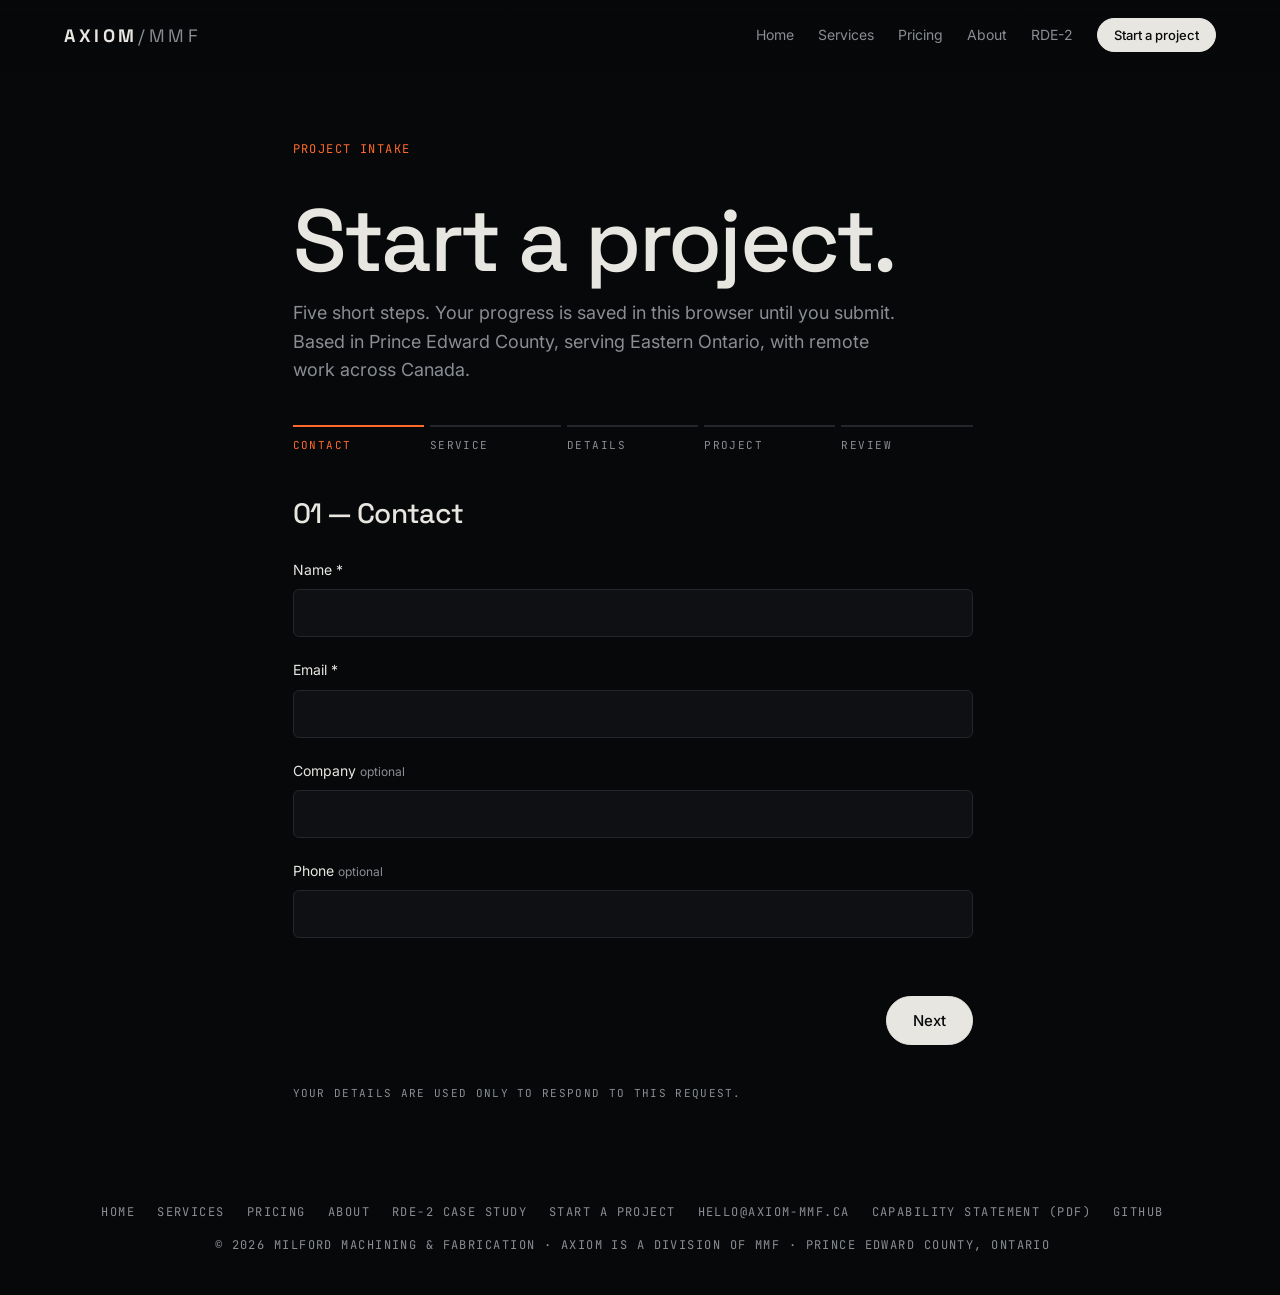
<file: intake.html>
<!doctype html>
<html lang="en">
<head>
<meta charset="utf-8"><meta name="viewport" content="width=device-width,initial-scale=1">
<title>Start a project — CAD Design, 3D Modelling, Fabrication & Automation | Axiom / MMF</title>
<meta name="description" content="Start a project with Axiom / MMF in Prince Edward County: CAD design, 3D modeling, fabrication, CLICK PLC, ESP32 and Shelly automation. Reply within two business days.">
<link rel="canonical" href="https://axiom-mmf.ca/intake.html">
<meta name="theme-color" content="#07080A">
<link rel="icon" href="/favicon.ico" sizes="48x48"><link rel="icon" href="/assets/icons/favicon.svg" type="image/svg+xml">
<link rel="apple-touch-icon" href="/assets/icons/apple-touch-icon.png"><link rel="manifest" href="/site.webmanifest">
<meta property="og:type" content="website"><meta property="og:site_name" content="Axiom / MMF"><meta property="og:locale" content="en_CA">
<meta property="og:title" content="Start a project — CAD Design, 3D Modelling, Fabrication & Automation | Axiom / MMF"><meta property="og:description" content="Start a project with Axiom / MMF in Prince Edward County: CAD design, 3D modeling, fabrication, CLICK PLC, ESP32 and Shelly automation. Reply within two business days."><meta property="og:url" content="https://axiom-mmf.ca/intake.html">
<meta property="og:image" content="https://axiom-mmf.ca/assets/og-image.png"><meta property="og:image:width" content="1200"><meta property="og:image:height" content="630"><meta property="og:image:alt" content="AXIOM/MMF: Geometry, derived from first principles.">
<meta name="twitter:card" content="summary_large_image"><meta name="twitter:title" content="Start a project — CAD Design, 3D Modelling, Fabrication & Automation | Axiom / MMF"><meta name="twitter:description" content="Start a project with Axiom / MMF in Prince Edward County: CAD design, 3D modeling, fabrication, CLICK PLC, ESP32 and Shelly automation. Reply within two business days."><meta name="twitter:image" content="https://axiom-mmf.ca/assets/og-image.png">
<link rel="preconnect" href="https://fonts.googleapis.com"><link rel="preconnect" href="https://fonts.gstatic.com" crossorigin>
<link href="https://fonts.googleapis.com/css2?family=Space+Grotesk:wght@400;500;700&family=Inter:wght@400;500&family=JetBrains+Mono:wght@400&display=swap" rel="stylesheet">
<link rel="stylesheet" href="/css/style.css?v=202610271700">
<link rel="stylesheet" href="/css/print.css?v=202610271700" media="print">
<link rel="stylesheet" href="/css/intake.css?v=202610271700">
</head>
<body class="intake-page">
<a class="skip" href="#main">Skip to content</a>
<header class="nav">
  <a class="brand" href="/" aria-label="Axiom / MMF home">AXIOM<span>/MMF</span></a>
  <nav aria-label="Main"><a href="/">Home</a><a href="/services.html">Services</a><a href="/pricing.html">Pricing</a><a href="/about.html">About</a><a href="/case-study-rde-2.html">RDE-2</a><a class="btn sm" href="/intake.html">Start a project</a></nav>
</header>
<main id="main" class="wrap">
  <p class="mono label">Project intake</p>
  <h1 class="ititle">Start a project.</h1>
  <p class="ilede">Five short steps. Your progress is saved in this browser until you submit. Based in Prince Edward County, serving Eastern Ontario, with remote work across Canada.</p>

  <ol class="progress mono" aria-label="Form progress">
    <li data-p="1">Contact</li><li data-p="2">Service</li><li data-p="3">Details</li><li data-p="4">Project</li><li data-p="5">Review</li>
  </ol>

  <section id="result" class="result" tabindex="-1" hidden aria-live="polite"></section>
  <form id="intake" novalidate>
    <div class="hp" aria-hidden="true"><label for="botcheck">Leave this empty</label><input type="checkbox" id="botcheck" name="botcheck" tabindex="-1" autocomplete="off"></div>

    <fieldset class="step" data-step="1">
      <legend>01 — Contact</legend>
      <div class="f"><label for="name">Name *</label><input id="name" name="name" autocomplete="name" required></div>
      <div class="f"><label for="email">Email *</label><input id="email" name="email" type="email" autocomplete="email" required></div>
      <div class="f"><label for="company">Company <span class="opt">optional</span></label><input id="company" name="company" autocomplete="organization"></div>
      <div class="f"><label for="phone">Phone <span class="opt">optional</span></label><input id="phone" name="phone" type="tel" autocomplete="tel" pattern="[0-9+()\-.\s]{7,}"></div>
    </fieldset>

    <fieldset class="step" data-step="2">
      <legend>02 — Service *</legend>
      <div class="choices" role="radiogroup" aria-required="true">
        <label class="choice"><input type="radio" name="service" value="cad" required><span><b>CAD for hire</b>Models, assemblies, drawings, conversions</span></label>
        <label class="choice"><input type="radio" name="service" value="axiom"><span><b>Computational design (Axiom)</b>Rule-driven and voxel geometry</span></label>
        <label class="choice"><input type="radio" name="service" value="automation"><span><b>Automation</b>Shelly, ESP32, CLICK PLC</span></label>
        <label class="choice"><input type="radio" name="service" value="plugin"><span><b>Rhino voxel-to-.3dm plugin</b>Register interest</span></label>
        <label class="choice"><input type="radio" name="service" value="other"><span><b>Other</b>Machining, fabrication, something else</span></label>
      </div>
    </fieldset>

    <fieldset class="step" data-step="3">
      <legend>03 — Details</legend>
      <div class="branch" data-for="cad">
        <div class="f"><label for="cad_deliverable">Deliverable type *</label><select id="cad_deliverable" name="cad_deliverable" required><option value="">Choose…</option><option>3D part models</option><option>Assemblies</option><option>2D production drawings</option><option>2D-to-3D conversion</option><option>As-built / reverse engineering</option></select></div>
        <div class="f"><label for="cad_formats">File formats needed *</label><input id="cad_formats" name="cad_formats" placeholder="e.g. STEP, SolidWorks, .3dm, DWG, PDF" required></div>
        <div class="f"><label for="cad_standard">Drawing standard</label><select id="cad_standard" name="cad_standard"><option value="">Not sure / not needed</option><option>ASME Y14.5 (GD&amp;T)</option><option>ISO</option><option>Company standard</option></select></div>
        <div class="f"><label for="cad_qty">Number of parts or drawings *</label><input id="cad_qty" name="cad_qty" type="number" min="1" inputmode="numeric" required></div>
      </div>
      <div class="branch" data-for="axiom">
        <div class="f"><label for="ax_problem">What problem are you solving? *</label><textarea id="ax_problem" name="ax_problem" rows="4" placeholder="e.g. lightweighting, lattice infill, a family of parts from one rule set" required></textarea></div>
        <div class="f"><label for="ax_constraints">Key constraints *</label><textarea id="ax_constraints" name="ax_constraints" rows="3" placeholder="Envelope, loads, interfaces, materials" required></textarea></div>
        <div class="f"><label for="ax_process">Manufacturing process</label><select id="ax_process" name="ax_process"><option value="">Not decided</option><option>Metal additive (LPBF/DED)</option><option>Polymer additive</option><option>CNC machining</option><option>Casting</option><option>Fabrication</option></select></div>
      </div>
      <div class="branch" data-for="automation">
        <div class="f"><label for="au_site">Site type *</label><select id="au_site" name="au_site" required><option value="">Choose…</option><option>Machine shop / manufacturing</option><option>Farm / agricultural</option><option>Commercial building</option><option>Residential</option><option>Other</option></select></div>
        <div class="f"><label for="au_io">Approximate I/O count</label><select id="au_io" name="au_io"><option value="">Not sure</option><option>Under 8</option><option>8–32</option><option>33–100</option><option>Over 100</option></select></div>
        <div class="f"><label for="au_equipment">Existing equipment or controllers</label><textarea id="au_equipment" name="au_equipment" rows="3"></textarea></div>
        <fieldset class="f inline"><legend>On-site work needed? *</legend><label><input type="radio" name="au_onsite" value="yes" required> Yes</label><label><input type="radio" name="au_onsite" value="no"> No</label><label><input type="radio" name="au_onsite" value="unsure"> Not sure</label></fieldset>
        <div class="f"><label for="au_location">Location (city, province/state) *</label><input id="au_location" name="au_location" required></div>
      </div>
      <div class="branch" data-for="plugin">
        <div class="f"><label for="pl_use">How would you use it? *</label><textarea id="pl_use" name="pl_use" rows="3" required></textarea></div>
        <div class="f"><label for="pl_rhino">Rhino version</label><select id="pl_rhino" name="pl_rhino"><option value="">Choose…</option><option>Rhino 8</option><option>Rhino 7</option><option>Other / none yet</option></select></div>
        <div class="f"><label for="pl_seats">Seats</label><input id="pl_seats" name="pl_seats" type="number" min="1" inputmode="numeric"></div>
      </div>
      <div class="branch" data-for="other">
        <div class="f"><label for="ot_desc">What do you need? *</label><textarea id="ot_desc" name="ot_desc" rows="4" required></textarea></div>
      </div>
    </fieldset>

    <fieldset class="step" data-step="4">
      <legend>04 — Project</legend>
      <div class="f"><label for="description">Project description *</label><textarea id="description" name="description" rows="5" required minlength="20"></textarea><p class="hint">At least 20 characters.</p></div>
      <div class="f"><label for="budget">Budget range (CAD) *</label><select id="budget" name="budget" required><option value="">Choose…</option><option>Under $1,000</option><option>$1,000–$5,000</option><option>$5,000–$15,000</option><option>$15,000–$50,000</option><option>Over $50,000</option><option>Not sure yet</option></select></div>
      <div class="f"><label for="timeline">Timeline *</label><select id="timeline" name="timeline" required><option value="">Choose…</option><option>Urgent (under 2 weeks)</option><option>2–6 weeks</option><option>1–3 months</option><option>Flexible</option></select></div>
      <div class="f"><label for="file_link">File link <span class="opt">optional</span></label><input id="file_link" name="file_link" type="url" placeholder="https://drive.google.com/…  Dropbox or WeTransfer links also work"><p class="hint">Share a link instead of uploading. Set it to "anyone with the link can view".</p></div>
      <fieldset class="f inline"><legend>Does this involve controlled goods, ITAR, or defence/rocket technology? *</legend><label><input type="radio" name="controlled" value="yes" required> Yes</label><label><input type="radio" name="controlled" value="no"> No</label><label><input type="radio" name="controlled" value="unsure"> Not sure</label><p class="hint">If yes or not sure, please don't share technical files until we've reviewed requirements together.</p></fieldset>
      <div class="f"><label for="referral">How did you hear about us?</label><select id="referral" name="referral"><option value="">Choose…</option><option>Search</option><option>LinkedIn</option><option>Referral</option><option>GitHub</option><option>Event</option><option>Other</option></select></div>
    </fieldset>

    <fieldset class="step" data-step="5">
      <legend>05 — Review</legend>
      <dl id="review" class="review"></dl>
      <label class="consent"><input type="checkbox" id="consent" name="consent" required> I agree to be contacted about this request. *</label>
    </fieldset>

    <div id="errors" class="errors" role="alert" aria-live="assertive"></div>
    <div class="actions">
      <button type="button" class="btn ghost" id="back">Back</button>
      <button type="button" class="btn" id="next">Next</button>
      <button type="submit" class="btn" id="submit">Submit request</button>
    </div>
  </form>

  <p class="mono small privacy">Your details are used only to respond to this request.</p>
</main>
<footer><nav class="fnav mono" aria-label="Footer"><a href="/">Home</a><a href="/services.html">Services</a><a href="/pricing.html">Pricing</a><a href="/about.html">About</a><a href="/case-study-rde-2.html">RDE-2 case study</a><a href="/intake.html">Start a project</a><a class="em" data-u="hello" data-d="axiom-mmf.ca" hidden></a><noscript><span>hello [at] axiom-mmf [dot] ca</span></noscript><a href="/assets/axiom-mmf-capability-statement.pdf" target="_blank" rel="noopener">Capability statement (PDF)</a><a href="https://github.com/Isowix" target="_blank" rel="noopener">GitHub</a></nav><p class="mono">© 2026 Milford Machining &amp; Fabrication · Axiom is a division of MMF · Prince Edward County, Ontario</p></footer>
<script src="/js/intake.js?v=202610271700"></script>
<!-- Cloudflare Web Analytics --><script defer src="https://static.cloudflareinsights.com/beacon.min.js" data-cf-beacon='{"token": "b65493fe0fd7489aace20506236f4b61"}'></script><!-- End Cloudflare Web Analytics -->
</body></html>
</file>
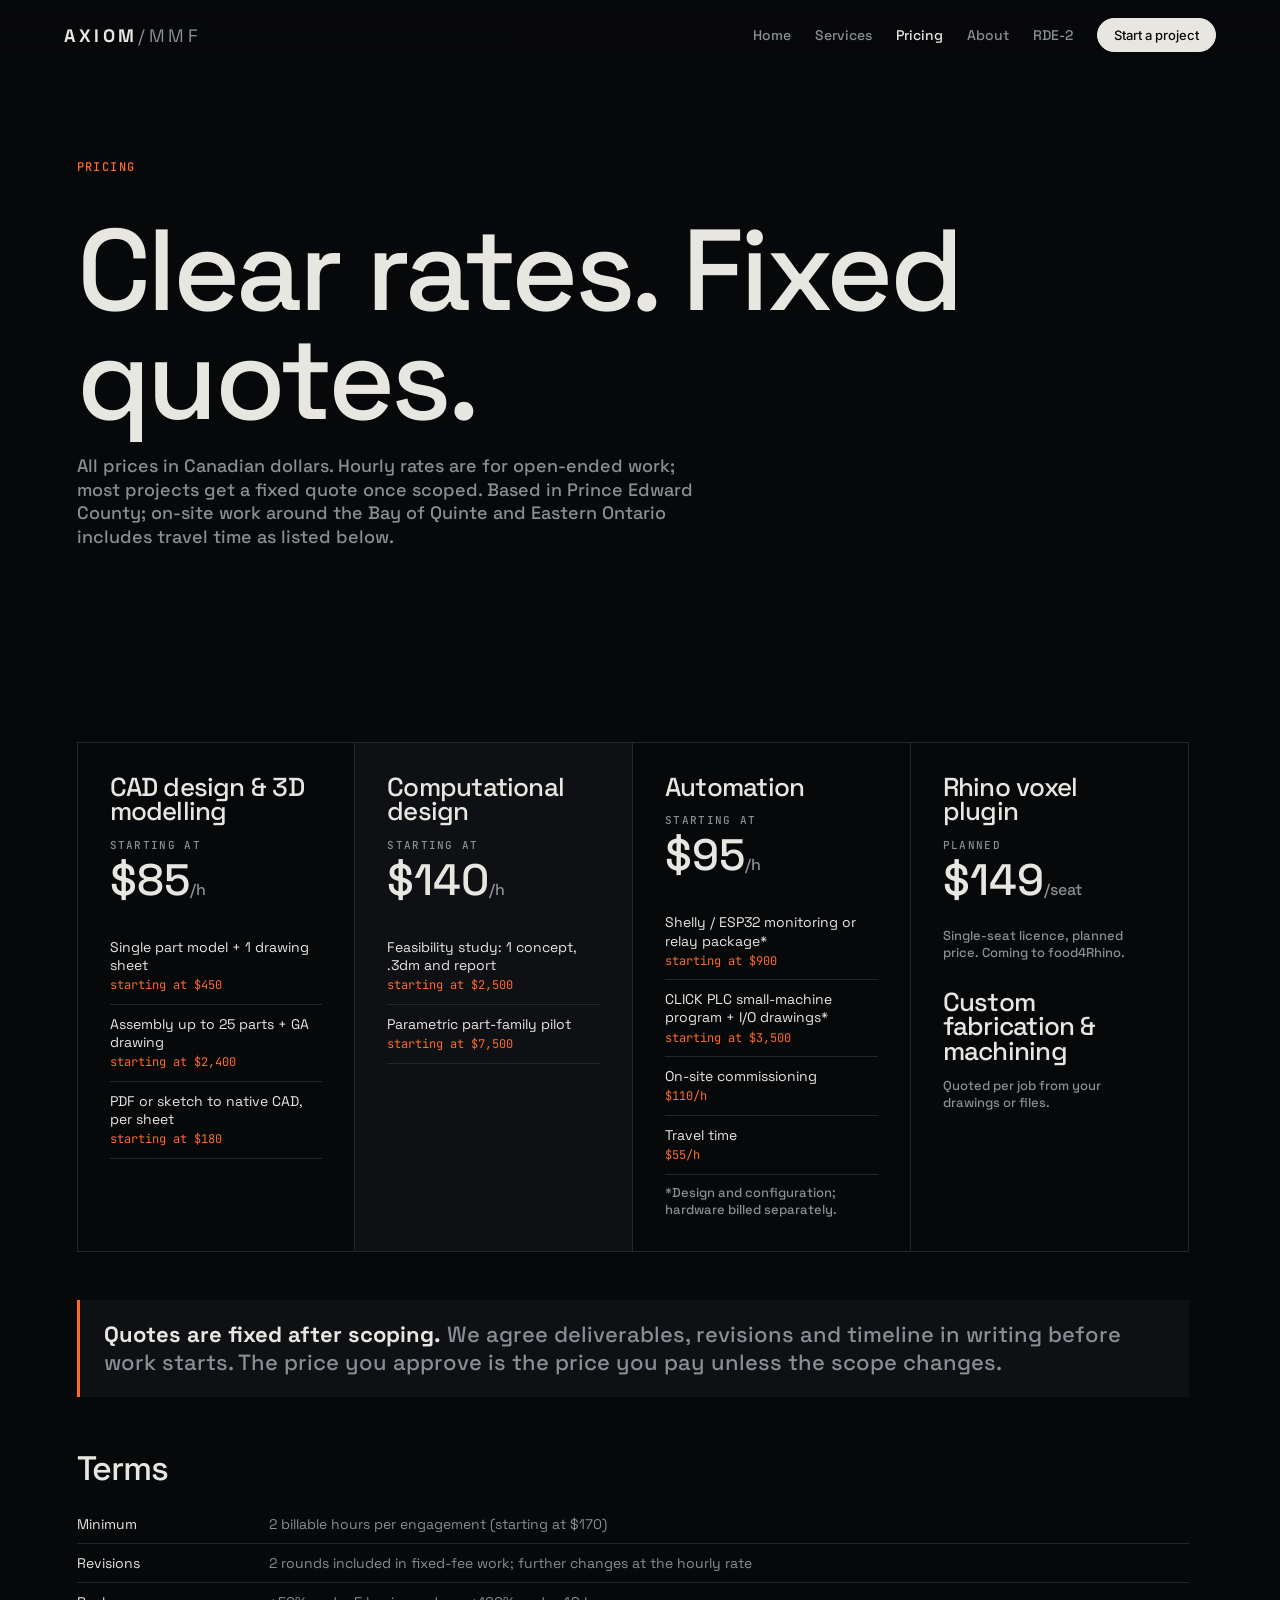
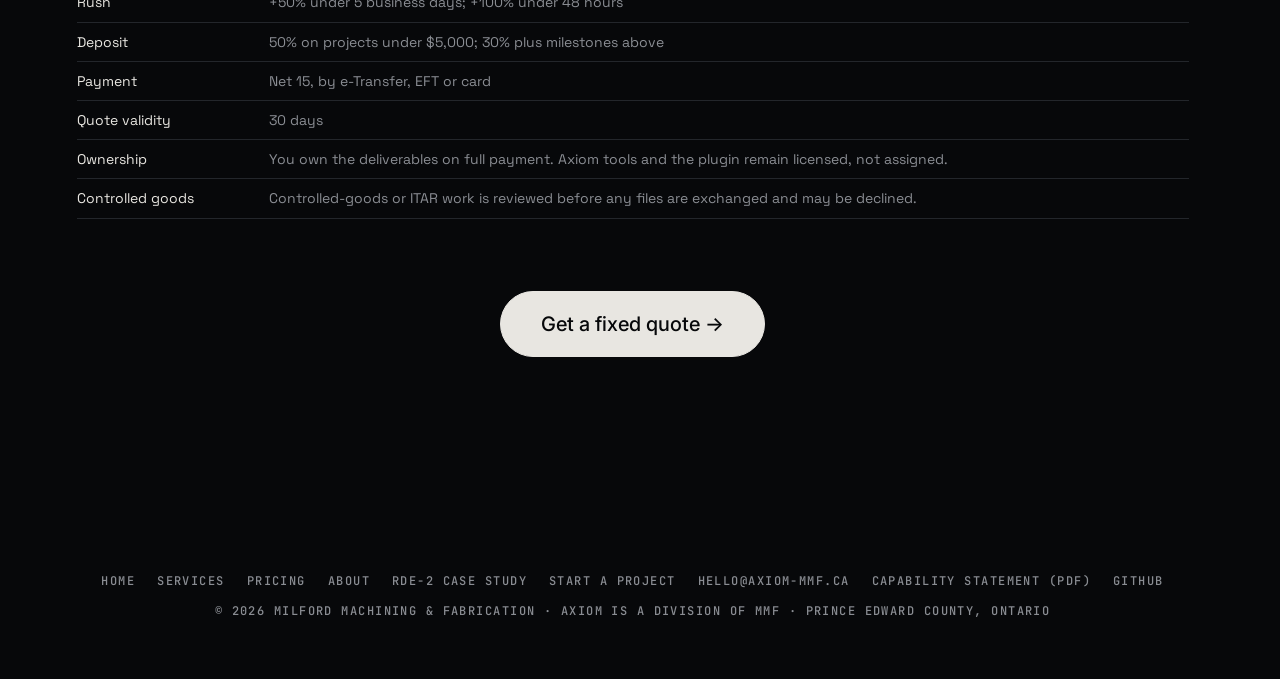
<file: pricing.html>
<!doctype html>
<html lang="en">
<head>
<meta charset="utf-8"><meta name="viewport" content="width=device-width,initial-scale=1">
<title>Pricing — CAD Design, 3D Modelling and Automation Rates | Axiom / MMF</title>
<meta name="description" content="Hourly rates and starting prices in Canadian dollars for CAD design, 3D modelling and automation in Prince Edward County and Eastern Ontario. Fixed quotes.">
<link rel="canonical" href="https://axiom-mmf.ca/pricing.html">
<meta name="theme-color" content="#07080A">
<link rel="icon" href="/favicon.ico" sizes="48x48"><link rel="icon" href="/assets/icons/favicon.svg" type="image/svg+xml">
<link rel="apple-touch-icon" href="/assets/icons/apple-touch-icon.png"><link rel="manifest" href="/site.webmanifest">
<meta property="og:type" content="website"><meta property="og:site_name" content="Axiom / MMF"><meta property="og:locale" content="en_CA">
<meta property="og:title" content="Pricing — CAD Design, 3D Modelling and Automation Rates | Axiom / MMF"><meta property="og:description" content="Hourly rates and starting prices in Canadian dollars for CAD design, 3D modelling and automation in Prince Edward County and Eastern Ontario. Fixed quotes."><meta property="og:url" content="https://axiom-mmf.ca/pricing.html">
<meta property="og:image" content="https://axiom-mmf.ca/assets/og-image.png"><meta property="og:image:width" content="1200"><meta property="og:image:height" content="630"><meta property="og:image:alt" content="AXIOM/MMF: Geometry, derived from first principles.">
<meta name="twitter:card" content="summary_large_image"><meta name="twitter:title" content="Pricing — CAD Design, 3D Modelling and Automation Rates | Axiom / MMF"><meta name="twitter:description" content="Hourly rates and starting prices in Canadian dollars for CAD design, 3D modelling and automation in Prince Edward County and Eastern Ontario. Fixed quotes."><meta name="twitter:image" content="https://axiom-mmf.ca/assets/og-image.png">
<link rel="preconnect" href="https://fonts.googleapis.com"><link rel="preconnect" href="https://fonts.gstatic.com" crossorigin>
<link href="https://fonts.googleapis.com/css2?family=Space+Grotesk:wght@400;500;700&family=Inter:wght@400;500&family=JetBrains+Mono:wght@400&display=swap" rel="stylesheet">
<link rel="stylesheet" href="/css/style.css?v=202610271700">
<link rel="stylesheet" href="/css/print.css?v=202610271700" media="print">
</head>
<body class="sub">
<a class="skip" href="#main">Skip to content</a>
<header class="nav">
  <a class="brand" href="/" aria-label="Axiom / MMF home">AXIOM<span>/MMF</span></a>
  <nav aria-label="Main"><a href="/">Home</a><a href="/services.html">Services</a><a href="/pricing.html" aria-current="page">Pricing</a><a href="/about.html">About</a><a href="/case-study-rde-2.html">RDE-2</a><a class="btn sm" href="/intake.html">Start a project</a></nav>
</header>
<main id="main">
<section class="phero"><p class="mono label">Pricing</p><h1 class="ptitle">Clear rates. Fixed quotes.</h1><p class="ilede">All prices in Canadian dollars. Hourly rates are for open-ended work; most projects get a fixed quote once scoped. Based in Prince Edward County; on-site work around the Bay of Quinte and Eastern Ontario includes travel time as listed below.</p></section><section class="pr"><div class="pgrid">
<div class="pcard"><h2>CAD design &amp; 3D modelling</h2><p class="rate"><span class="mono">Starting at</span> $85<small>/h</small></p><table><tr><th scope="row">Single part model + 1 drawing sheet</th><td>starting at $450</td></tr><tr><th scope="row">Assembly up to 25 parts + GA drawing</th><td>starting at $2,400</td></tr><tr><th scope="row">PDF or sketch to native CAD, per sheet</th><td>starting at $180</td></tr></table></div>
<div class="pcard hl"><h2>Computational design</h2><p class="rate"><span class="mono">Starting at</span> $140<small>/h</small></p><table><tr><th scope="row">Feasibility study: 1 concept, .3dm and report</th><td>starting at $2,500</td></tr><tr><th scope="row">Parametric part-family pilot</th><td>starting at $7,500</td></tr></table></div>
<div class="pcard"><h2>Automation</h2><p class="rate"><span class="mono">Starting at</span> $95<small>/h</small></p><table><tr><th scope="row">Shelly / ESP32 monitoring or relay package*</th><td>starting at $900</td></tr><tr><th scope="row">CLICK PLC small-machine program + I/O drawings*</th><td>starting at $3,500</td></tr><tr><th scope="row">On-site commissioning</th><td>$110/h</td></tr><tr><th scope="row">Travel time</th><td>$55/h</td></tr></table><p class="fine">*Design and configuration; hardware billed separately.</p></div>
<div class="pcard"><h2>Rhino voxel plugin</h2><p class="rate"><span class="mono">Planned</span> $149<small>/seat</small></p><p class="fine">Single-seat licence, planned price. Coming to food4Rhino.</p><h2 class="mt">Custom fabrication &amp; machining</h2><p class="fine">Quoted per job from your drawings or files.</p></div>
</div>
<div class="callout"><b>Quotes are fixed after scoping.</b> We agree deliverables, revisions and timeline in writing before work starts. The price you approve is the price you pay unless the scope changes.</div>
<h2 class="th">Terms</h2><table class="terms"><tr><th scope="row">Minimum</th><td>2 billable hours per engagement (starting at $170)</td></tr><tr><th scope="row">Revisions</th><td>2 rounds included in fixed-fee work; further changes at the hourly rate</td></tr><tr><th scope="row">Rush</th><td>+50% under 5 business days; +100% under 48 hours</td></tr><tr><th scope="row">Deposit</th><td>50% on projects under $5,000; 30% plus milestones above</td></tr><tr><th scope="row">Payment</th><td>Net 15, by e-Transfer, EFT or card</td></tr><tr><th scope="row">Quote validity</th><td>30 days</td></tr><tr><th scope="row">Ownership</th><td>You own the deliverables on full payment. Axiom tools and the plugin remain licensed, not assigned.</td></tr><tr><th scope="row">Controlled goods</th><td>Controlled-goods or ITAR work is reviewed before any files are exchanged and may be declined.</td></tr></table>
<p class="cen"><a class="btn big" href="/intake.html">Get a fixed quote →</a></p></section>
</main>
<footer><nav class="fnav mono" aria-label="Footer"><a href="/">Home</a><a href="/services.html">Services</a><a href="/pricing.html">Pricing</a><a href="/about.html">About</a><a href="/case-study-rde-2.html">RDE-2 case study</a><a href="/intake.html">Start a project</a><a class="em" data-u="hello" data-d="axiom-mmf.ca" hidden></a><noscript><span>hello [at] axiom-mmf [dot] ca</span></noscript><a href="/assets/axiom-mmf-capability-statement.pdf" target="_blank" rel="noopener">Capability statement (PDF)</a><a href="https://github.com/Isowix" target="_blank" rel="noopener">GitHub</a></nav><p class="mono">© 2026 Milford Machining &amp; Fabrication · Axiom is a division of MMF · Prince Edward County, Ontario</p></footer>
<script src="/js/main.js?v=202610271700"></script>
<!-- Cloudflare Web Analytics --><script defer src="https://static.cloudflareinsights.com/beacon.min.js" data-cf-beacon='{"token": "b65493fe0fd7489aace20506236f4b61"}'></script><!-- End Cloudflare Web Analytics -->
</body></html>
</file>
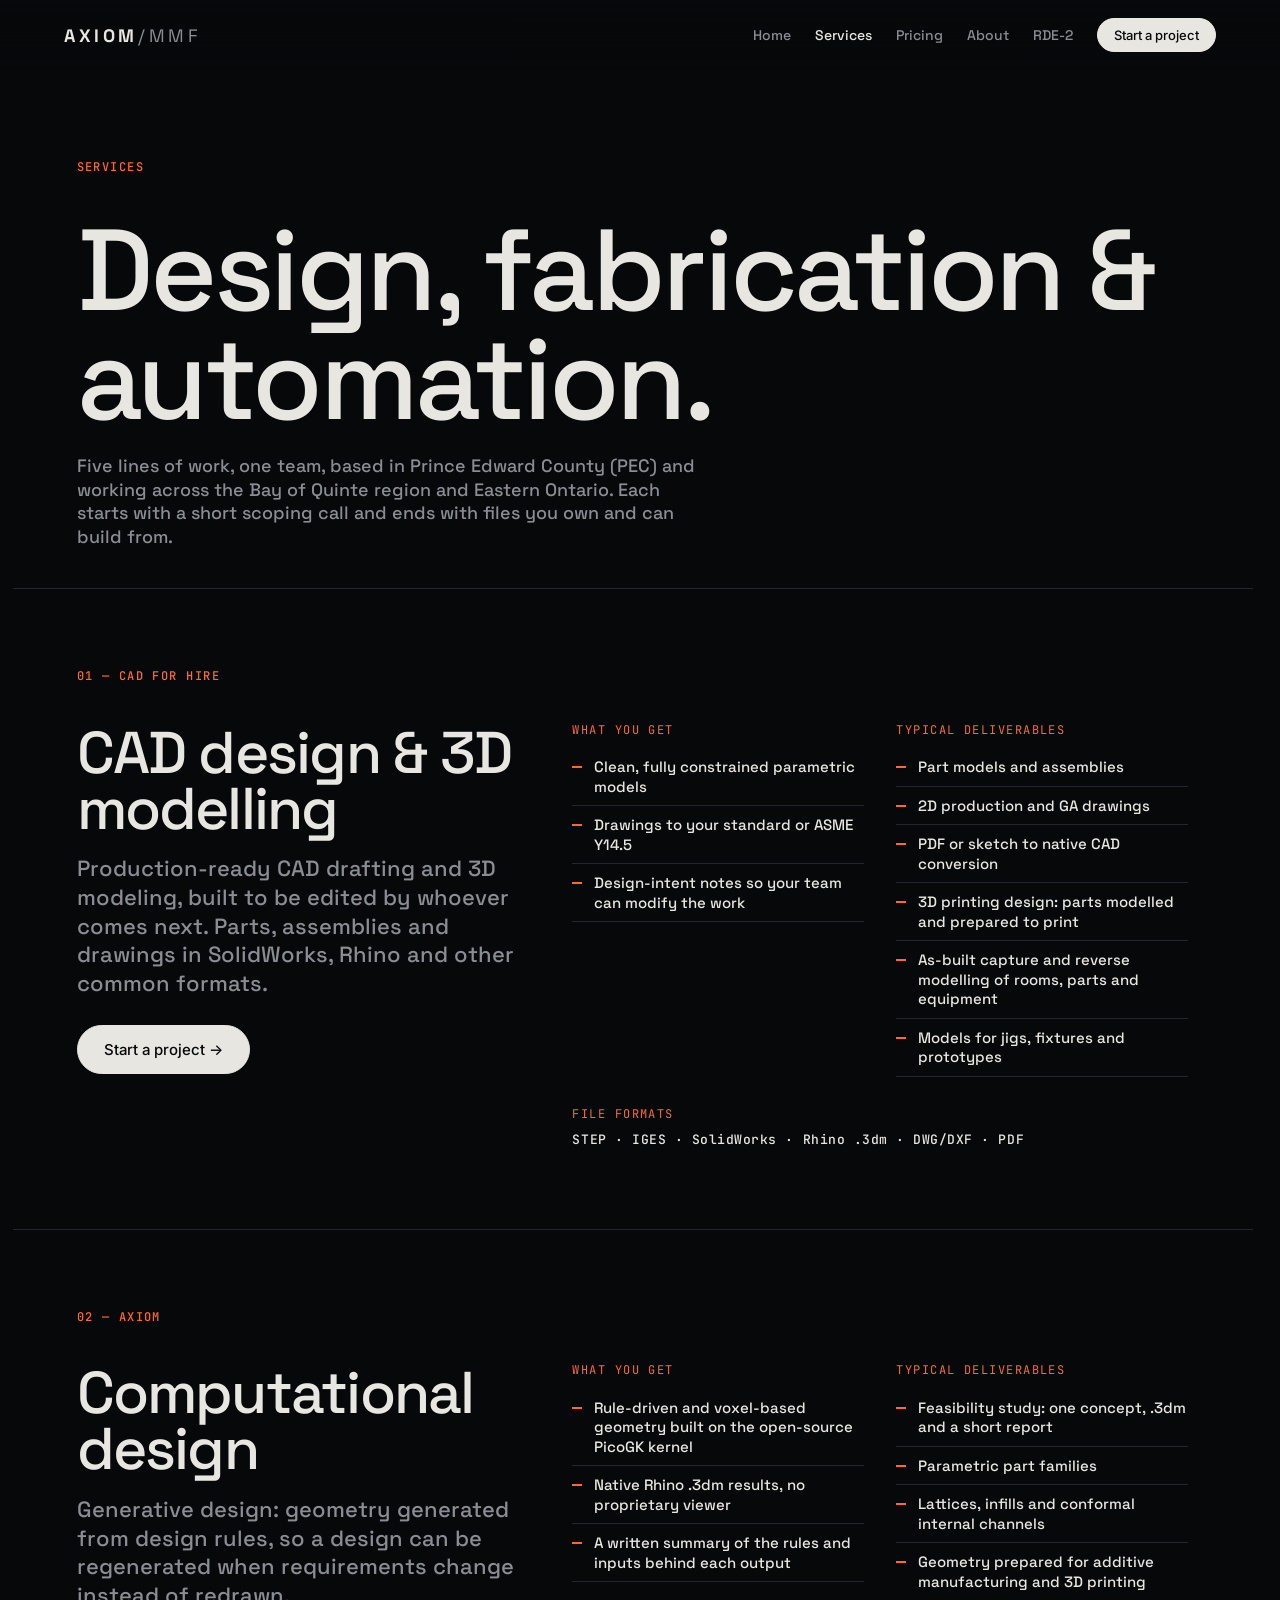
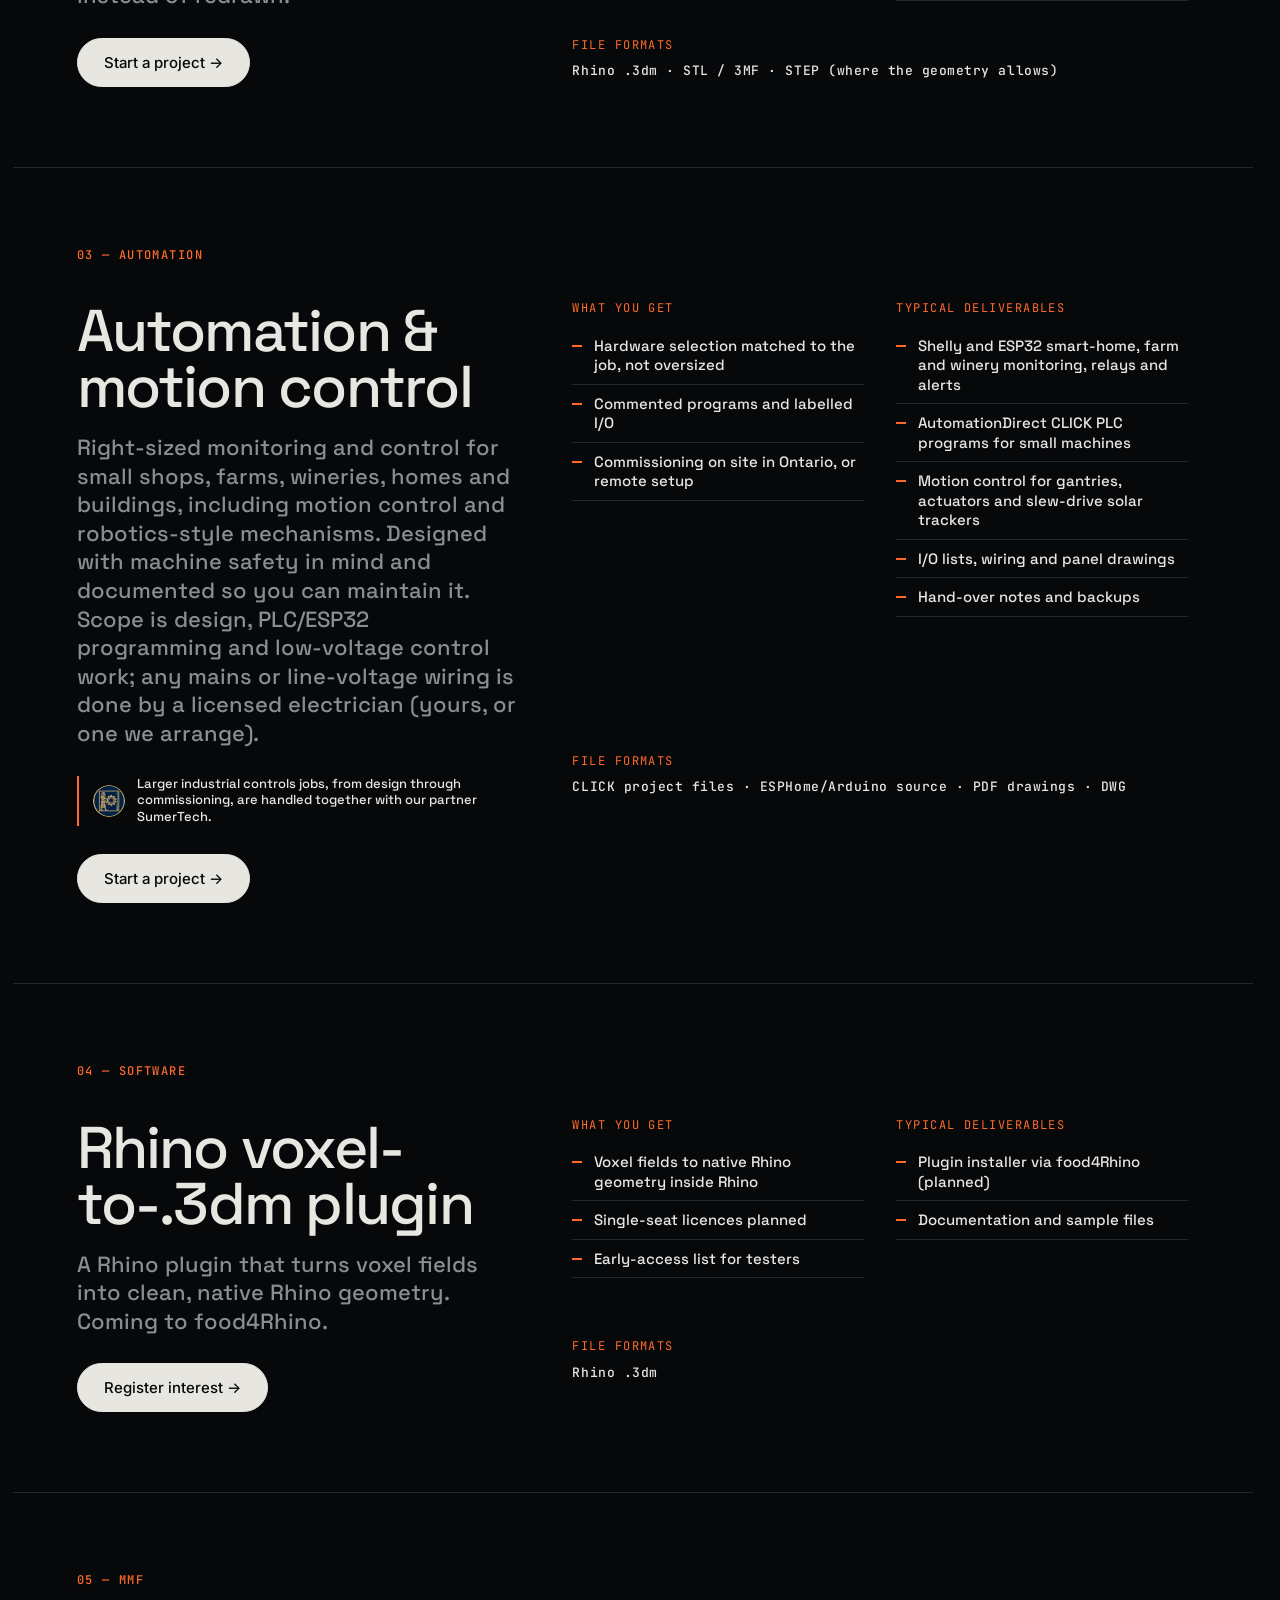
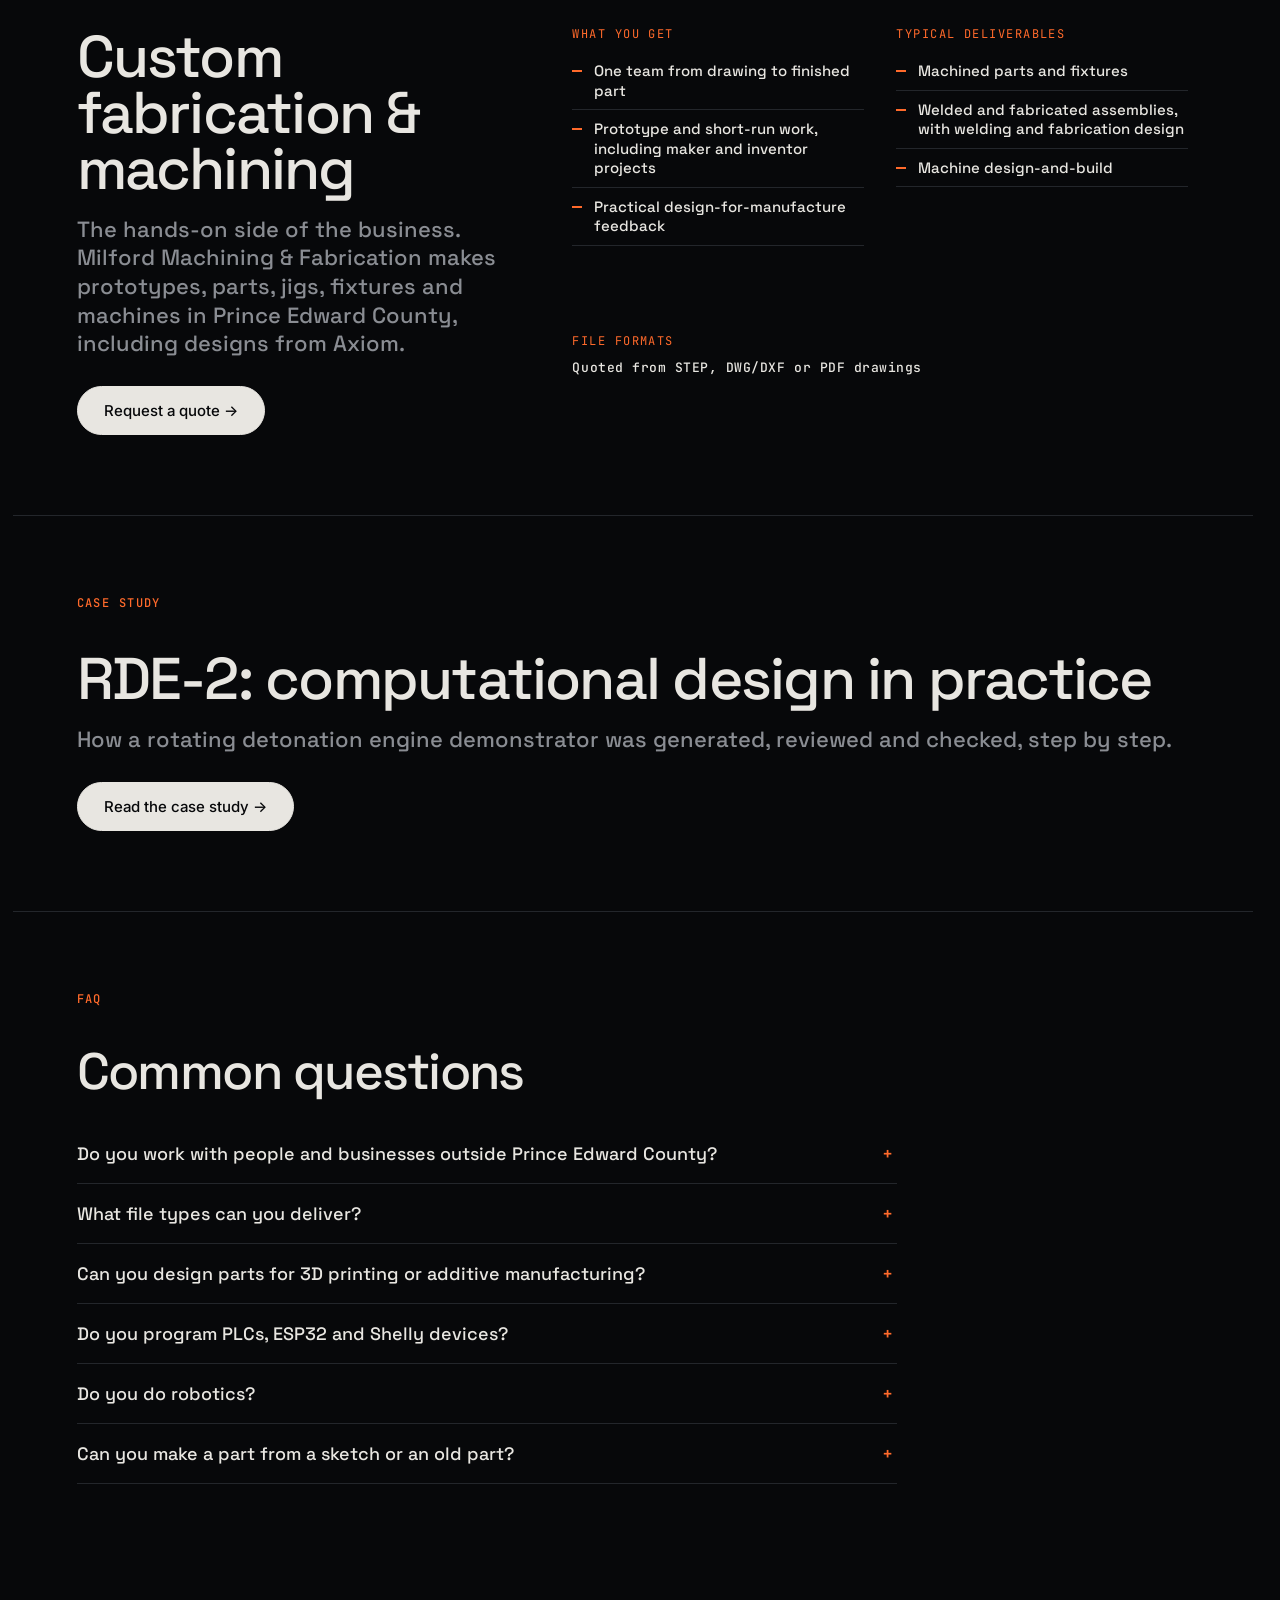
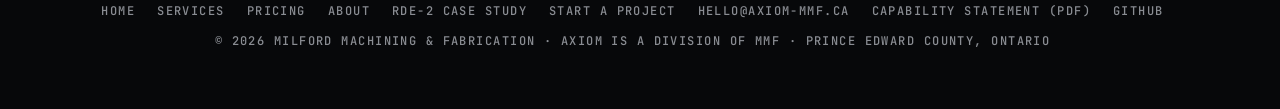
<file: services.html>
<!doctype html>
<html lang="en">
<head>
<meta charset="utf-8"><meta name="viewport" content="width=device-width,initial-scale=1">
<title>Services — CAD Design, 3D Modelling, Fabrication & Automation | Axiom / MMF</title>
<meta name="description" content="CAD drafting, 3D modelling, 3D printing design, computational design, custom fabrication, and CLICK PLC, ESP32 and Shelly automation in Prince Edward County.">
<link rel="canonical" href="https://axiom-mmf.ca/services.html">
<meta name="theme-color" content="#07080A">
<link rel="icon" href="/favicon.ico" sizes="48x48"><link rel="icon" href="/assets/icons/favicon.svg" type="image/svg+xml">
<link rel="apple-touch-icon" href="/assets/icons/apple-touch-icon.png"><link rel="manifest" href="/site.webmanifest">
<meta property="og:type" content="website"><meta property="og:site_name" content="Axiom / MMF"><meta property="og:locale" content="en_CA">
<meta property="og:title" content="Services — CAD Design, 3D Modelling, Fabrication & Automation | Axiom / MMF"><meta property="og:description" content="CAD drafting, 3D modelling, 3D printing design, computational design, custom fabrication, and CLICK PLC, ESP32 and Shelly automation in Prince Edward County."><meta property="og:url" content="https://axiom-mmf.ca/services.html">
<meta property="og:image" content="https://axiom-mmf.ca/assets/og-image.png"><meta property="og:image:width" content="1200"><meta property="og:image:height" content="630"><meta property="og:image:alt" content="AXIOM/MMF: Geometry, derived from first principles.">
<meta name="twitter:card" content="summary_large_image"><meta name="twitter:title" content="Services — CAD Design, 3D Modelling, Fabrication & Automation | Axiom / MMF"><meta name="twitter:description" content="CAD drafting, 3D modelling, 3D printing design, computational design, custom fabrication, and CLICK PLC, ESP32 and Shelly automation in Prince Edward County."><meta name="twitter:image" content="https://axiom-mmf.ca/assets/og-image.png">
<link rel="preconnect" href="https://fonts.googleapis.com"><link rel="preconnect" href="https://fonts.gstatic.com" crossorigin>
<link href="https://fonts.googleapis.com/css2?family=Space+Grotesk:wght@400;500;700&family=Inter:wght@400;500&family=JetBrains+Mono:wght@400&display=swap" rel="stylesheet">
<script type="application/ld+json">{"@context": "https://schema.org", "@type": "FAQPage", "mainEntity": [{"@type": "Question", "name": "Do you work with people and businesses outside Prince Edward County?", "acceptedAnswer": {"@type": "Answer", "text": "Yes. Design work is done remotely for clients anywhere in Canada. On-site work and commissioning are centred on Prince Edward County, Belleville, Quinte West, Kingston, Napanee, Brighton and Cobourg, and the wider Eastern Ontario area. Travel time is billed as listed on the pricing page."}}, {"@type": "Question", "name": "What file types can you deliver?", "acceptedAnswer": {"@type": "Answer", "text": "STEP, IGES, SolidWorks, Rhino .3dm, DWG/DXF and PDF for CAD work, and STL or 3MF for 3D printing. Computational design is delivered as native Rhino .3dm."}}, {"@type": "Question", "name": "Can you design parts for 3D printing or additive manufacturing?", "acceptedAnswer": {"@type": "Answer", "text": "Yes. We model and prepare parts for polymer and metal 3D printing, including lattices and internal channels. We design and prepare the files; the print itself is normally done by a printer or service bureau you choose."}}, {"@type": "Question", "name": "Do you program PLCs, ESP32 and Shelly devices?", "acceptedAnswer": {"@type": "Answer", "text": "Yes. We program AutomationDirect CLICK PLCs and ESP32 controllers and configure Shelly devices for monitoring and control on small machines, farms, wineries, shops and homes. Our scope is design, programming and low-voltage control work. Any mains or line-voltage wiring is done by a licensed electrician, yours or one we arrange."}}, {"@type": "Question", "name": "Do you do robotics?", "acceptedAnswer": {"@type": "Answer", "text": "We design and build automation, motion control and mechanisms, such as gantries, actuators and slew-drive solar trackers, together with the controls that run them."}}, {"@type": "Question", "name": "Can you make a part from a sketch or an old part?", "acceptedAnswer": {"@type": "Answer", "text": "Yes. We can model it from a sketch, a PDF or the physical part, then machine or fabricate it at MMF. This is as-built and reverse modelling of the part, not a certified or stamped review."}}]}</script>
<link rel="stylesheet" href="/css/style.css?v=202610271700">
<link rel="stylesheet" href="/css/print.css?v=202610271700" media="print">
</head>
<body class="sub">
<a class="skip" href="#main">Skip to content</a>
<header class="nav">
  <a class="brand" href="/" aria-label="Axiom / MMF home">AXIOM<span>/MMF</span></a>
  <nav aria-label="Main"><a href="/">Home</a><a href="/services.html" aria-current="page">Services</a><a href="/pricing.html">Pricing</a><a href="/about.html">About</a><a href="/case-study-rde-2.html">RDE-2</a><a class="btn sm" href="/intake.html">Start a project</a></nav>
</header>
<main id="main">
<section class="phero"><p class="mono label">Services</p><h1 class="ptitle">Design, fabrication &amp; automation.</h1><p class="ilede">Five lines of work, one team, based in Prince Edward County (PEC) and working across the Bay of Quinte region and Eastern Ontario. Each starts with a short scoping call and ends with files you own and can build from.</p></section><section class="svc" id="cad"><p class="mono label">01 — CAD for hire</p><div class="svc-grid"><div><h2>CAD design &amp; 3D modelling</h2><p class="lede2">Production-ready CAD drafting and 3D modeling, built to be edited by whoever comes next. Parts, assemblies and drawings in SolidWorks, Rhino and other common formats.</p><a class="btn" href="/intake.html?service=cad">Start a project →</a></div>
<div class="svc-cols"><div><h3 class="mono">What you get</h3><ul class="tick"><li>Clean, fully constrained parametric models</li><li>Drawings to your standard or ASME Y14.5</li><li>Design-intent notes so your team can modify the work</li></ul></div><div><h3 class="mono">Typical deliverables</h3><ul class="tick"><li>Part models and assemblies</li><li>2D production and GA drawings</li><li>PDF or sketch to native CAD conversion</li><li>3D printing design: parts modelled and prepared to print</li><li>As-built capture and reverse modelling of rooms, parts and equipment</li><li>Models for jigs, fixtures and prototypes</li></ul></div><div><h3 class="mono">File formats</h3><p class="fmt mono">STEP · IGES · SolidWorks · Rhino .3dm · DWG/DXF · PDF</p></div></div></div></section><section class="svc" id="axiom"><p class="mono label">02 — Axiom</p><div class="svc-grid"><div><h2>Computational design</h2><p class="lede2">Generative design: geometry generated from design rules, so a design can be regenerated when requirements change instead of redrawn.</p><a class="btn" href="/intake.html?service=axiom">Start a project →</a></div>
<div class="svc-cols"><div><h3 class="mono">What you get</h3><ul class="tick"><li>Rule-driven and voxel-based geometry built on the open-source PicoGK kernel</li><li>Native Rhino .3dm results, no proprietary viewer</li><li>A written summary of the rules and inputs behind each output</li></ul></div><div><h3 class="mono">Typical deliverables</h3><ul class="tick"><li>Feasibility study: one concept, .3dm and a short report</li><li>Parametric part families</li><li>Lattices, infills and conformal internal channels</li><li>Geometry prepared for additive manufacturing and 3D printing</li></ul></div><div><h3 class="mono">File formats</h3><p class="fmt mono">Rhino .3dm · STL / 3MF · STEP (where the geometry allows)</p></div></div></div></section><section class="svc" id="automation"><p class="mono label">03 — Automation</p><div class="svc-grid"><div><h2>Automation &amp; motion control</h2><p class="lede2">Right-sized monitoring and control for small shops, farms, wineries, homes and buildings, including motion control and robotics-style mechanisms. Designed with machine safety in mind and documented so you can maintain it. Scope is design, PLC/ESP32 programming and low-voltage control work; any mains or line-voltage wiring is done by a licensed electrician (yours, or one we arrange).</p><p class="note pnote"><picture><source srcset="/assets/sumertech-logo.webp" type="image/webp"><img class="plogo" src="/assets/sumertech-logo.png" alt="SumerTech logo" width="32" height="32" loading="lazy" decoding="async"></picture><span>Larger industrial controls jobs, from design through commissioning, are handled together with our partner SumerTech.</span></p><a class="btn mt" href="/intake.html?service=automation">Start a project →</a></div>
<div class="svc-cols"><div><h3 class="mono">What you get</h3><ul class="tick"><li>Hardware selection matched to the job, not oversized</li><li>Commented programs and labelled I/O</li><li>Commissioning on site in Ontario, or remote setup</li></ul></div><div><h3 class="mono">Typical deliverables</h3><ul class="tick"><li>Shelly and ESP32 smart-home, farm and winery monitoring, relays and alerts</li><li>AutomationDirect CLICK PLC programs for small machines</li><li>Motion control for gantries, actuators and slew-drive solar trackers</li><li>I/O lists, wiring and panel drawings</li><li>Hand-over notes and backups</li></ul></div><div><h3 class="mono">File formats</h3><p class="fmt mono">CLICK project files · ESPHome/Arduino source · PDF drawings · DWG</p></div></div></div></section><section class="svc" id="plugin"><p class="mono label">04 — Software</p><div class="svc-grid"><div><h2>Rhino voxel-to-.3dm plugin</h2><p class="lede2">A Rhino plugin that turns voxel fields into clean, native Rhino geometry. Coming to food4Rhino.</p><a class="btn" href="/intake.html?service=plugin">Register interest →</a></div>
<div class="svc-cols"><div><h3 class="mono">What you get</h3><ul class="tick"><li>Voxel fields to native Rhino geometry inside Rhino</li><li>Single-seat licences planned</li><li>Early-access list for testers</li></ul></div><div><h3 class="mono">Typical deliverables</h3><ul class="tick"><li>Plugin installer via food4Rhino (planned)</li><li>Documentation and sample files</li></ul></div><div><h3 class="mono">File formats</h3><p class="fmt mono">Rhino .3dm</p></div></div></div></section><section class="svc" id="mmf"><p class="mono label">05 — MMF</p><div class="svc-grid"><div><h2>Custom fabrication &amp; machining</h2><p class="lede2">The hands-on side of the business. Milford Machining & Fabrication makes prototypes, parts, jigs, fixtures and machines in Prince Edward County, including designs from Axiom.</p><a class="btn" href="/intake.html?service=other">Request a quote →</a></div>
<div class="svc-cols"><div><h3 class="mono">What you get</h3><ul class="tick"><li>One team from drawing to finished part</li><li>Prototype and short-run work, including maker and inventor projects</li><li>Practical design-for-manufacture feedback</li></ul></div><div><h3 class="mono">Typical deliverables</h3><ul class="tick"><li>Machined parts and fixtures</li><li>Welded and fabricated assemblies, with welding and fabrication design</li><li>Machine design-and-build</li></ul></div><div><h3 class="mono">File formats</h3><p class="fmt mono">Quoted from STEP, DWG/DXF or PDF drawings</p></div></div></div></section>
<section class="svc"><p class="mono label">Case study</p><h2>RDE-2: computational design in practice</h2><p class="lede2">How a rotating detonation engine demonstrator was generated, reviewed and checked, step by step.</p><a class="btn" href="/case-study-rde-2.html">Read the case study →</a></section>
<section class="faq" id="faq"><p class="mono label">FAQ</p><h2>Common questions</h2><div class="faq-list"><details><summary>Do you work with people and businesses outside Prince Edward County?</summary><p>Yes. Design work is done remotely for clients anywhere in Canada. On-site work and commissioning are centred on Prince Edward County, Belleville, Quinte West, Kingston, Napanee, Brighton and Cobourg, and the wider Eastern Ontario area. Travel time is billed as listed on the pricing page.</p></details><details><summary>What file types can you deliver?</summary><p>STEP, IGES, SolidWorks, Rhino .3dm, DWG/DXF and PDF for CAD work, and STL or 3MF for 3D printing. Computational design is delivered as native Rhino .3dm.</p></details><details><summary>Can you design parts for 3D printing or additive manufacturing?</summary><p>Yes. We model and prepare parts for polymer and metal 3D printing, including lattices and internal channels. We design and prepare the files; the print itself is normally done by a printer or service bureau you choose.</p></details><details><summary>Do you program PLCs, ESP32 and Shelly devices?</summary><p>Yes. We program AutomationDirect CLICK PLCs and ESP32 controllers and configure Shelly devices for monitoring and control on small machines, farms, wineries, shops and homes. Our scope is design, programming and low-voltage control work. Any mains or line-voltage wiring is done by a licensed electrician, yours or one we arrange.</p></details><details><summary>Do you do robotics?</summary><p>We design and build automation, motion control and mechanisms, such as gantries, actuators and slew-drive solar trackers, together with the controls that run them.</p></details><details><summary>Can you make a part from a sketch or an old part?</summary><p>Yes. We can model it from a sketch, a PDF or the physical part, then machine or fabricate it at MMF. This is as-built and reverse modelling of the part, not a certified or stamped review.</p></details></div></section>
</main>
<footer><nav class="fnav mono" aria-label="Footer"><a href="/">Home</a><a href="/services.html">Services</a><a href="/pricing.html">Pricing</a><a href="/about.html">About</a><a href="/case-study-rde-2.html">RDE-2 case study</a><a href="/intake.html">Start a project</a><a class="em" data-u="hello" data-d="axiom-mmf.ca" hidden></a><noscript><span>hello [at] axiom-mmf [dot] ca</span></noscript><a href="/assets/axiom-mmf-capability-statement.pdf" target="_blank" rel="noopener">Capability statement (PDF)</a><a href="https://github.com/Isowix" target="_blank" rel="noopener">GitHub</a></nav><p class="mono">© 2026 Milford Machining &amp; Fabrication · Axiom is a division of MMF · Prince Edward County, Ontario</p></footer>
<script src="/js/main.js?v=202610271700"></script>
<!-- Cloudflare Web Analytics --><script defer src="https://static.cloudflareinsights.com/beacon.min.js" data-cf-beacon='{"token": "b65493fe0fd7489aace20506236f4b61"}'></script><!-- End Cloudflare Web Analytics -->
</body></html>
</file>
<file: css/style.css>
:root{--bg:#07080a;--bg2:#0e1013;--ink:#e8e6e1;--dim:#8a8d93;--line:#23262b;--accent:#ff6a2b;--maxw:1240px}
*{box-sizing:border-box;margin:0;padding:0}
html{scroll-behavior:smooth}
body{background:var(--bg);color:var(--ink);font:400 17px/1.6 Inter,system-ui,sans-serif;-webkit-font-smoothing:antialiased}
a{color:inherit;text-decoration:none}
.mono{font-family:"JetBrains Mono",ui-monospace,monospace;font-size:12px;letter-spacing:.12em;text-transform:uppercase}
h1,h2,h3,h4{font-family:"Space Grotesk",sans-serif;font-weight:500;letter-spacing:-.03em;line-height:.95}
section{padding:clamp(80px,12vw,160px) clamp(20px,5vw,64px);max-width:var(--maxw);margin:0 auto}
.label{color:var(--accent);margin-bottom:40px}
.nav{position:fixed;inset:0 0 auto;display:flex;justify-content:space-between;align-items:center;flex-wrap:wrap;gap:12px;padding:18px clamp(20px,5vw,64px);z-index:10;background:linear-gradient(var(--bg),transparent)}
.brand{font:700 18px "Space Grotesk";letter-spacing:.2em}.brand span{color:var(--dim);font-weight:400}
.nav nav{display:flex;gap:24px;align-items:center;flex-wrap:wrap;font-size:14px;color:var(--dim)}
.nav nav a:hover{color:var(--ink)}
.btn{display:inline-block;padding:14px 26px;border:1px solid var(--ink);background:var(--ink);color:var(--bg);font:500 15px Inter;border-radius:999px;transition:.25s}
.btn:hover{background:var(--accent);border-color:var(--accent);color:var(--bg)}
.btn.ghost{background:transparent;color:var(--ink)}.btn.sm{padding:8px 16px;font-size:13px;color:var(--bg)}
.btn.big{font-size:20px;padding:20px 40px;margin:24px 0}
.hero{position:relative;min-height:100vh;display:flex;align-items:flex-end;max-width:none;padding-bottom:12vh;overflow:hidden}
#field{position:fixed;inset:0;width:100vw;height:100vh;opacity:.55;pointer-events:none;z-index:0}
main,footer{position:relative;z-index:1}.nav{z-index:10}
.hero-inner{position:relative;max-width:var(--maxw);margin:0 auto;width:100%}
.eyebrow{color:var(--dim);margin-bottom:28px}
h1{font-size:clamp(48px,10vw,150px)}h1 em{font-style:normal;color:var(--accent)}
.lede{max-width:560px;margin:32px 0;color:var(--dim);font-size:clamp(16px,1.6vw,20px)}
.cta-row{display:flex;gap:14px;flex-wrap:wrap}
.scroll{position:absolute;right:clamp(20px,5vw,64px);bottom:32px;color:var(--dim)}
.m-lines p{font:500 clamp(30px,5.4vw,76px)/1.08 "Space Grotesk";letter-spacing:-.03em;margin-bottom:.15em}
.m-lines .dim{color:var(--dim)}
.grid{display:grid;grid-template-columns:repeat(auto-fit,minmax(260px,1fr));gap:1px;background:var(--line);border:1px solid var(--line)}
.card{background:var(--bg);padding:40px 32px 48px;min-height:320px;transition:background .3s}
.card:hover{background:var(--bg2)}.card .n{color:var(--accent)}
.card h3{font-size:30px;margin:80px 0 16px}.card p{color:var(--dim)}
.flagship{display:grid;grid-template-columns:1.1fr 1fr;gap:64px;align-items:center}
.flag-visual svg{width:100%;height:auto}.ph{color:var(--dim);margin-top:12px;text-align:center}
.flagship h2{white-space:nowrap;font-size:clamp(72px,10vw,150px);margin-bottom:12px}
.sub{font:500 22px/1.3 "Space Grotesk";margin-bottom:20px}.flag-copy>p{color:var(--dim);margin-bottom:20px}
.facts{list-style:none;border-top:1px solid var(--line);margin:28px 0}.facts li{padding:14px 0;border-bottom:1px solid var(--line)}
.note{font-size:13px;border-left:2px solid var(--accent);padding-left:14px}
.process ol{list-style:none;display:grid;grid-template-columns:repeat(4,1fr);gap:32px}
.process li{border-top:1px solid var(--ink);padding-top:20px}.process li span{color:var(--accent)}
.process h4{font-size:26px;margin:28px 0 12px}.process p{color:var(--dim);font-size:15px}
.endorse{display:flex;gap:48px;align-items:center;border-top:1px solid var(--line);border-bottom:1px solid var(--line);padding-top:72px;padding-bottom:72px}
.endorse img{opacity:.9;flex:none}.endorse h3{font-size:clamp(28px,3.4vw,44px);margin:10px 0 14px}.endorse p:last-child{color:var(--dim);max-width:620px}
.intake{text-align:center}.intake h2{font-size:clamp(44px,8vw,120px)}.intake>p{color:var(--dim);max-width:520px;margin:24px auto 0}
.small{color:var(--dim);font-size:11px}
footer{padding:40px;text-align:center;color:var(--dim)}
.reveal{opacity:0;transform:translateY(28px);transition:opacity .9s cubic-bezier(.2,.7,.2,1),transform .9s cubic-bezier(.2,.7,.2,1)}
.reveal.in{opacity:1;transform:none}
@media (max-width:860px){.flagship{grid-template-columns:1fr}.process ol{grid-template-columns:1fr 1fr}.endorse{flex-direction:column;align-items:flex-start}.nav nav a:not(.btn){display:none}}
@media (max-width:520px){.process ol{grid-template-columns:1fr}.card{min-height:0}.card h3{margin-top:40px}}
@media (prefers-reduced-motion:reduce){.reveal{opacity:1;transform:none;transition:none}}
.static .hero{min-height:900px}.static.m .hero{min-height:844px}

html{scrollbar-gutter:stable}
.skip{position:absolute;left:-9999px;top:8px;z-index:100;background:var(--ink);color:var(--bg);padding:8px 14px;border-radius:6px}.skip:focus{left:8px}
:focus-visible{outline:2px solid var(--accent);outline-offset:3px}
footer{display:grid;gap:14px;justify-items:center}.fnav{display:flex;gap:22px;flex-wrap:wrap;justify-content:center}.fnav a:hover{color:var(--ink)}
.phero{padding-top:160px;padding-bottom:40px}.ptitle{font-size:clamp(48px,9vw,120px);margin-bottom:20px}.ilede{color:var(--dim);max-width:620px;font-size:18px}
.svc{border-top:1px solid var(--line);padding-top:80px;padding-bottom:80px}
.svc-grid{display:grid;grid-template-columns:1fr 1.4fr;gap:56px}.svc h2{font-size:clamp(36px,4.6vw,60px);margin-bottom:18px}
.lede2{color:var(--dim);margin-bottom:28px}
.svc-cols{display:grid;grid-template-columns:1fr 1fr;gap:32px}.svc-cols>div:last-child{grid-column:1/-1}
.svc h3{color:var(--accent);margin-bottom:12px;font-weight:400}
.tick{list-style:none}.tick li{padding:9px 0 9px 22px;border-bottom:1px solid var(--line);position:relative;font-size:15px}.tick li:before{content:"";position:absolute;left:0;top:18px;width:10px;height:2px;background:var(--accent)}
.fmt{color:var(--ink);text-transform:none;letter-spacing:.04em;font-size:13px}
.pgrid{display:grid;grid-template-columns:repeat(auto-fit,minmax(260px,1fr));gap:1px;background:var(--line);border:1px solid var(--line)}
.pcard{background:var(--bg);padding:32px}.pcard.hl{background:var(--bg2)}.pcard h2{font-size:26px;margin-bottom:14px}.mt{margin-top:28px}
.rate{font:500 44px "Space Grotesk";margin-bottom:20px}.rate .mono{display:block;color:var(--dim);font-size:11px}.rate small{font-size:16px;color:var(--dim)}
.pr table{width:100%;border-collapse:collapse;font-size:14px}.pr th,.pr td{text-align:left;padding:10px 0;border-bottom:1px solid var(--line);vertical-align:top;font-weight:400}.pr td{text-align:right;padding-left:12px;white-space:nowrap}
.terms td{text-align:left!important;white-space:normal!important;color:var(--dim)}.terms th{width:180px;color:var(--ink)}
.fine{color:var(--dim);font-size:13px;margin-top:10px}
.callout{border-left:3px solid var(--accent);background:var(--bg2);padding:20px 24px;margin:48px 0;color:var(--dim)}.callout b{color:var(--ink)}
.th{font-size:34px;margin:56px 0 20px}.cen{text-align:center;margin-top:48px}
.ab-grid{display:grid;grid-template-columns:1fr 1.2fr;gap:56px}.about h2{font-size:30px;margin:0 0 14px}.about p{color:var(--dim);margin-bottom:24px}
.ph-box{border:1px dashed #3a3e45;border-radius:10px;min-height:420px;display:grid;place-items:center;text-align:center;padding:20px;color:var(--dim);background:repeating-linear-gradient(45deg,transparent 0 14px,#0d0f12 14px 15px)}.ph-box.short{min-height:160px}
.todo{color:var(--accent);font-family:"JetBrains Mono"}
.values{list-style:none;display:grid;grid-template-columns:repeat(4,1fr);gap:28px}.values li{border-top:1px solid var(--ink);padding-top:16px}.values span{color:var(--accent)}.values h3{font-size:22px;margin:18px 0 10px}.values p{color:var(--dim);font-size:15px}
.nf{min-height:70vh;padding-top:180px}
@media(max-width:860px){.svc-grid,.ab-grid{grid-template-columns:1fr}.values{grid-template-columns:1fr 1fr}.ph-box{min-height:240px}}
@media(max-width:520px){.svc-cols,.values{grid-template-columns:1fr}.pr td{white-space:normal}.terms th{width:110px}}
.about .th{margin-top:80px}
.pcard th,.pcard td{display:block;text-align:left!important;border:0;padding:0}.pcard tr{display:block;padding:10px 0;border-bottom:1px solid var(--line)}.pcard td{color:var(--accent);font-family:"JetBrains Mono";font-size:12px;margin-top:4px}
.wk-note{color:var(--dim);margin:-8px 0 24px}
.work{list-style:none;padding:0;margin:0 0 24px;display:grid;grid-template-columns:repeat(auto-fill,minmax(280px,1fr));gap:20px}
.wk{border:1px solid var(--line);padding:14px 14px 18px;background:rgba(255,255,255,.015)}
.wk-img{aspect-ratio:16/10;margin-bottom:14px;display:flex;align-items:center;justify-content:center;background:repeating-linear-gradient(135deg,transparent 0 10px,rgba(255,255,255,.025) 10px 11px) #0d0f11;background-size:cover;background-position:center;border:1px dashed var(--line);color:var(--dim);font-size:11px}
.wk .tag,.eq .tag{color:var(--accent);font-size:11px;letter-spacing:.12em;text-transform:uppercase}
.wk h3{margin:6px 0 4px;font-size:18px}.wk p{margin:0;color:var(--dim);font-size:14px;line-height:1.5}
.eq{display:grid;grid-template-columns:repeat(3,1fr);gap:20px;border-top:1px solid var(--line);padding-top:20px}.eq ul{list-style:none;padding:0;margin:8px 0 0}.eq li{padding:6px 0;border-bottom:1px solid var(--line)}
@media(max-width:700px){.eq{grid-template-columns:1fr}}
.render-card{position:relative;z-index:1;margin:0;padding:clamp(8px,2vw,24px) 0 0}
.render-card::before{content:"";position:absolute;inset:-8% -6%;z-index:-1;pointer-events:none;background:radial-gradient(closest-side,rgba(232,230,225,.10),rgba(232,230,225,.04) 55%,transparent 100%)}
.render-card img{display:block;width:100%;height:auto;filter:drop-shadow(0 0 1px rgba(255,255,255,.18)) drop-shadow(0 18px 40px rgba(0,0,0,.6))}
.render-card figcaption{color:var(--dim);font-size:11px;letter-spacing:.12em;text-transform:uppercase;margin-top:14px;text-align:center}
.render-card.sm{margin-top:24px}
.render-card img.zoomable{cursor:zoom-in}.render-card img.zoomable:focus-visible{outline:2px solid var(--accent);outline-offset:6px;border-radius:6px}
.zoom-bd{position:fixed;inset:0;z-index:90;background:radial-gradient(closest-side,rgba(40,40,42,.9),rgba(5,6,8,.9));opacity:0;cursor:zoom-out}
.zoom-img{position:fixed;z-index:91;margin:0;transform-origin:0 0;cursor:zoom-out;will-change:transform;filter:drop-shadow(0 0 1px rgba(255,255,255,.18))}
html.zoom-lock,html.zoom-lock body{overflow:hidden}

/* About RDE-2: static exterior figure */
.stage{position:relative;width:min(1100px,100%);margin:0 auto;aspect-ratio:2945/1896}
.stage::before{content:"";position:absolute;inset:-6% -4%;z-index:0;pointer-events:none;background:radial-gradient(closest-side,rgba(232,230,225,.09),rgba(232,230,225,.03) 55%,transparent)}
.stage img{position:absolute;inset:0;width:100%;height:100%;display:block;z-index:1;-webkit-user-drag:none;filter:drop-shadow(0 0 1px rgba(255,255,255,.14))}
.rde-fig{position:relative;margin:48px auto 8px;width:100%;padding:clamp(14px,2vw,28px) clamp(14px,2vw,28px) 0;border:1px solid rgba(232,230,225,.07);
background-color:rgba(255,255,255,.008);background-image:linear-gradient(rgba(232,230,225,.035) 1px,transparent 1px),linear-gradient(90deg,rgba(232,230,225,.035) 1px,transparent 1px);background-size:32px 32px;background-position:-1px -1px}
.rde-fig .stage{width:min(90%,1000px)}
.rde-fig .tk{position:absolute;width:12px;height:12px;border:0 solid rgba(255,106,43,.45);pointer-events:none}
.tk.tl{top:-1px;left:-1px;border-top-width:1px;border-left-width:1px}.tk.tr{top:-1px;right:-1px;border-top-width:1px;border-right-width:1px}
.tk.bl{bottom:-1px;left:-1px;border-bottom-width:1px;border-left-width:1px}.tk.br{bottom:-1px;right:-1px;border-bottom-width:1px;border-right-width:1px}
.rv-cap{display:flex;justify-content:space-between;gap:16px;margin:clamp(10px,1.5vw,18px) calc(-1 * clamp(14px,2vw,28px)) 0;padding:10px clamp(14px,2vw,28px);border-top:1px solid rgba(232,230,225,.07);color:var(--dim);font-size:11px;letter-spacing:.08em}
@media (max-width:600px){.rv-cap{flex-direction:column;gap:4px;font-size:10px}.rde-fig .stage{width:100%}}

/* RDE-2 case study */
.cs{max-width:1000px;margin:0 auto;padding:0 24px 80px}
.cs p{max-width:68ch;margin:0 0 1em}
.cs-hero{margin:8px 0 24px}
.cs-hero img{width:100%;height:auto;display:block}
.cs-hero figcaption{color:var(--dim);font-size:11px;letter-spacing:.1em;text-transform:uppercase;text-align:center;margin-top:10px}
.cs-list{max-width:68ch}
.cs-tl{list-style:none;padding:0;margin:24px 0 8px;display:grid;grid-template-columns:repeat(5,1fr);gap:12px;position:relative}
.cs-tl::before{content:"";position:absolute;left:10%;right:10%;top:7px;height:1px;background:rgba(255,106,43,.45)}
.cs-tl li{position:relative;padding-top:26px;text-align:center}
.cs-tl li::before{content:"";position:absolute;top:2px;left:50%;width:11px;height:11px;margin-left:-6px;border-radius:50%;background:var(--accent,#ff6a2b)}
.cs-tl .mono{font-size:13px;color:var(--fg,#e8e6e1)}
.cs-tl p{font-size:13px;color:var(--dim);margin:6px auto 0}
@media (max-width:700px){.cs-tl{grid-template-columns:1fr;gap:0}.cs-tl::before{left:5px;right:auto;top:8px;bottom:8px;width:1px;height:auto}.cs-tl li{text-align:left;padding:0 0 16px 26px}.cs-tl li::before{left:0;margin:0;top:4px}.cs-tl p{margin:2px 0 0}}
/* Work tile with a viewport capture */
.wk-img.vp{position:relative;border:1px solid rgba(232,230,225,.14);background-color:#9da3aa;overflow:hidden;align-items:flex-start;justify-content:flex-start}
.wk-img.vp::after{content:"";position:absolute;inset:0;pointer-events:none;background:radial-gradient(120% 95% at 50% 45%,transparent 55%,rgba(7,8,10,.55) 100%);box-shadow:inset 0 0 0 1px rgba(7,8,10,.6)}
@media print{.wk-img.vp::after{display:none}}
.wk-img.vp>img{position:absolute;inset:0;width:100%;height:100%;object-fit:cover;display:block}
.wk-img img.zoomable{cursor:zoom-in}.wk-img img.zoomable:focus-visible{outline:2px solid var(--accent);outline-offset:-2px}
.zoom-img[src*="/assets/work/"]:not([src*="rde-2"]){background:#9da3aa;filter:none;box-shadow:0 0 0 1px rgba(232,230,225,.14),0 20px 60px rgba(0,0,0,.5)}
/* gallery tiles + expanded gallery */
.wk-img.stack{box-shadow:3px -3px 0 -1px #0b0d0f,3px -3px 0 0 rgba(232,230,225,.12),6px -6px 0 -1px #0b0d0f,6px -6px 0 0 rgba(232,230,225,.07);overflow:visible}
.wk-img.stack::before{content:attr(data-count);position:absolute;right:8px;bottom:8px;z-index:2;font:10px/1 'JetBrains Mono',monospace;color:rgba(232,230,225,.8);background:rgba(7,8,10,.6);padding:4px 6px;border-radius:2px;pointer-events:none}
.wk-img.stack>img,.wk-img.stack::after{border-radius:0}
.zoom-ui{position:fixed;inset:0;z-index:92;pointer-events:none}
.zoom-ui button{pointer-events:auto;position:absolute;top:50%;transform:translateY(-50%);width:44px;height:64px;border:0;background:none;color:rgba(232,230,225,.45);font:300 40px/1 'Inter',sans-serif;cursor:pointer;transition:color .2s}
.zoom-ui button:hover,.zoom-ui button:focus-visible{color:rgba(232,230,225,.95);outline:none}
.zg-prev{left:max(12px,calc(10vw - 56px))}.zg-next{right:max(12px,calc(10vw - 56px))}
.zg-n{position:absolute;left:50%;bottom:calc(10vh - 28px);transform:translateX(-50%);font-size:11px;letter-spacing:.12em;color:rgba(232,230,225,.55)}
@media print{.wk-img.stack{box-shadow:none!important}.wk-img.stack::before{display:none}}
/* mobile full-screen viewer */
@media not all and (pointer:fine) and (min-width:900px){.wk-img.vp>img{cursor:pointer}}
.mv{position:fixed;inset:0;z-index:95;background:rgba(5,6,8,calc(.96 * var(--a,1)));opacity:0;transition:opacity .2s ease;touch-action:none;overscroll-behavior:contain}
.mv.on{opacity:1}.mv.rm{transition:none}
.mv-track{position:absolute;inset:0;display:flex;overflow-x:auto;overflow-y:hidden;scroll-snap-type:x mandatory;scrollbar-width:none;touch-action:pan-x;transition:transform .2s ease}
.mv.rm .mv-track{transition:none;scroll-behavior:auto}
.mv-track::-webkit-scrollbar{display:none}
.mv-s{flex:0 0 100%;scroll-snap-align:center;margin:0;display:flex;align-items:center;justify-content:center;padding:0 10px}
.mv-s img{max-width:100%;max-height:82vh;display:block;background:#9da3aa;box-shadow:0 0 0 1px rgba(232,230,225,.14)}
.mv-x{position:absolute;top:max(10px,env(safe-area-inset-top));right:10px;z-index:2;width:44px;height:44px;border:0;background:rgba(7,8,10,.5);border-radius:50%;color:rgba(232,230,225,.85);font:300 28px/1 'Inter',sans-serif}
.mv-n{position:absolute;left:50%;bottom:max(20px,env(safe-area-inset-bottom));transform:translateX(-50%);font-size:11px;letter-spacing:.12em;color:rgba(232,230,225,.6)}
.mv-x:focus:not(:focus-visible){outline:none}
.wk-img.has-anim{position:relative}.wk-vid{position:absolute;inset:0;width:100%;height:100%;object-fit:cover;opacity:0;transition:opacity .35s ease;pointer-events:none;z-index:1}.wk-img.playing .wk-vid{opacity:1}
.wk-img.has-anim::before{content:"\25B6";position:absolute;left:10px;bottom:10px;z-index:2;font:9px/1 'JetBrains Mono',monospace;color:rgba(255,255,255,.85);background:rgba(10,12,14,.45);border:1px solid rgba(255,255,255,.18);border-radius:50%;width:24px;height:24px;display:grid;place-items:center;padding-left:2px;box-sizing:border-box;pointer-events:none;transition:opacity .3s ease;backdrop-filter:blur(4px)}.wk-img.playing::before{opacity:0}
.zoom-vid{position:fixed;z-index:91;object-fit:contain;pointer-events:none;background:transparent}
.mv-s video{max-width:100%;max-height:82vh;display:block;background:#9e9e9e}
.wk-img.has-anim::after{z-index:2}

/* Selected work: fixed column counts so a short last row is centred, not left with a gap */
@media (min-width:640px){.work{grid-template-columns:repeat(4,1fr)}.work>.wk{grid-column:span 2}.work>.wk:nth-child(2n+1):last-child{grid-column:2/span 2}}
@media (min-width:995px){.work{grid-template-columns:repeat(6,1fr)}.work>.wk:nth-child(2n+1):last-child{grid-column:span 2}.work>.wk:nth-child(3n+1):nth-last-child(2){grid-column:2/span 2}.work>.wk:nth-child(3n+1):last-child{grid-column:3/span 2}}

.nav nav a[aria-current="page"]:not(.btn){color:var(--ink)}

.areas{border-top:1px solid var(--line);display:grid;grid-template-columns:1fr 1.3fr;gap:56px;padding-top:80px;padding-bottom:80px;align-items:start}
.areas h2{font-size:clamp(36px,4.6vw,60px);margin-bottom:18px}.areas .lead{color:var(--dim);max-width:460px}
.areas dt{color:var(--accent);font-size:12px;letter-spacing:.14em;text-transform:uppercase;padding-top:16px}
.areas dd{color:var(--ink);font-size:15px;padding:6px 0 16px;border-bottom:1px solid var(--line)}.areas dt:first-child{padding-top:0}
.faq{border-top:1px solid var(--line);padding-top:80px;padding-bottom:80px}.faq h2{font-size:clamp(32px,4vw,52px);margin-bottom:28px}
.faq-list{max-width:820px}.faq details{border-bottom:1px solid var(--line);padding:18px 0}.faq summary{cursor:pointer;font:500 18px 'Space Grotesk',sans-serif;list-style:none;position:relative;padding-right:32px}
.faq summary::-webkit-details-marker{display:none}.faq summary:after{content:"+";position:absolute;right:4px;top:0;color:var(--accent);transition:transform .25s}
.faq details[open] summary:after{transform:rotate(45deg)}.faq details p{color:var(--dim);margin-top:12px;font-size:15px;max-width:720px}
@media(max-width:860px){.areas{grid-template-columns:1fr;gap:28px;padding-top:56px;padding-bottom:56px}.faq{padding-top:56px;padding-bottom:56px}}

.eq.partners{grid-template-columns:repeat(2,1fr);gap:32px}.partners h3{font-size:22px;margin:10px 0 8px;font-weight:500}.partners p:not(.tag){color:var(--dim);font-size:15px;max-width:520px}
@media(max-width:700px){.eq.partners{grid-template-columns:1fr;gap:24px}}
.pitem{display:flex;gap:18px;align-items:flex-start}.plogo{display:block;width:56px;height:56px;border-radius:50%;flex:none}.pnote{display:flex;gap:12px;align-items:center}.pnote .plogo{width:32px;height:32px}
</file>
<file: css/print.css>
/* Print stylesheet — Axiom / MMF */
@media print{
@page{margin:16mm 14mm}
*,*::before,*::after{background:transparent!important;color:#000!important;box-shadow:none!important;text-shadow:none!important;animation:none!important;transition:none!important;filter:none!important}
html,body{background:#fff!important;font-size:11pt;line-height:1.45}
.reveal,.rv,[class*="reveal"]{opacity:1!important;transform:none!important}
/* hide chrome, decoration, interactivity */
#field,canvas,header.nav nav,.skip,.scroll,.fnav,.btn,.cta-row,.actions,.progress,.errors,.hp,.consent,.choices,.choice,form,button,input,select,textarea,
.render-card::before,.stage::before,.tk,.rv-pct,.cut,.zoom-img,.zoom-back,[class*="glow"]{display:none!important}
/* wordmark at top */
header.nav{position:static!important;display:block!important;border-bottom:1.5pt solid #000;padding:0 0 6pt!important;margin:0 0 14pt!important;height:auto!important;backdrop-filter:none!important}
header.nav .brand{font-size:16pt;letter-spacing:.2em;text-decoration:none}
header.nav .brand::after{content:"  ·  axiom-mmf.ca";font-size:8pt;letter-spacing:.05em}
section,main,.hero,.phero{min-height:0!important;height:auto!important;padding-top:6pt!important;padding-bottom:6pt!important}
h1,h2,h3{page-break-after:avoid;break-after:avoid}
p,li{orphans:3;widows:3}
.card,.pcard,.svc,.wk,.values>*,.eq,.callout,.terms,table,tr,figure,.rde-fig,.flagship,.process li,.pillars>*{break-inside:avoid;page-break-inside:avoid}
.pcard,.card,.svc,.callout{border:1pt solid #999!important}
.pgrid,.svc-grid,.grid,.work{display:block!important}
.pgrid>*,.svc-grid>*,.grid>*,.work>*{margin:0 0 10pt!important}
img{max-width:100%!important;break-inside:avoid}
img[src*="white"]{filter:invert(1)!important}
/* link URLs in main content */
main a[href^="http"]::after,main a[href^="/"]::after{content:" (" attr(href) ")";font-size:8.5pt;word-break:break-all}
main a[href^="/"]::after{content:" (axiom-mmf.ca" attr(href) ")"}
main a[href^="#"]::after,main .brand::after{content:none}
/* RDE-2 figure: static exterior */
.rde-fig{border:0!important;padding:0!important;background:none!important;margin:8pt 0!important}
.rv-cap{border-top:.5pt solid #999!important;margin:4pt 0 0!important;padding:4pt 0!important}
footer{border-top:.5pt solid #999;margin-top:14pt;padding-top:6pt}
footer p{font-size:8pt}
}
@media print{
.work{display:grid!important;grid-template-columns:1fr 1fr 1fr;gap:8pt}
.work>*{margin:0!important}
.wk-img,.ph-box{aspect-ratio:auto!important;height:28mm!important;min-height:0!important;border:.5pt dashed #bbb!important;font-size:7pt}
.wk-img img{height:100%!important;width:100%!important;object-fit:contain}
.rde-fig .stage{width:70%!important;margin:0 auto}
}
@media print{.card,.pcard,.svc,.wk{min-height:0!important;height:auto!important}.grid>*{padding:8pt!important}}
@media print{.cs-tl{display:block!important}.cs-tl::before,.cs-tl li::before{display:none!important}.cs-tl li{text-align:left!important;padding:0 0 4pt!important;break-inside:avoid}.cs-tl li .mono{font-weight:700;margin-right:6pt}.cs-tl p{display:inline}.cs-hero img{width:70%!important;margin:0 auto}}
@media print{.cs-list{break-inside:avoid}}
</file>
<file: css/intake.css>
.wrap{max-width:760px;margin:0 auto;padding:140px clamp(20px,5vw,40px) 60px}
.ititle{font-size:clamp(44px,8vw,88px);margin-bottom:16px}
.ilede{color:var(--dim);margin-bottom:40px}
.progress{display:flex;gap:6px;list-style:none;margin-bottom:40px;flex-wrap:wrap}
.progress li{flex:1;min-width:56px;border-top:2px solid var(--line);padding-top:10px;color:var(--dim);font-size:11px}
.progress li.done{border-color:var(--ink);color:var(--ink)}.progress li.cur{border-color:var(--accent);color:var(--accent)}
.step{border:0;display:none}.step.active{display:block}
.step>legend{font:500 28px "Space Grotesk";letter-spacing:-.02em;margin-bottom:28px}
.f{margin-bottom:22px;border:0}
.f label,.f>legend{display:block;font-size:14px;margin-bottom:8px}
.opt{color:var(--dim);font-size:12px}
input,select,textarea{width:100%;background:var(--bg2);border:1px solid var(--line);color:var(--ink);font:400 16px Inter;padding:13px 14px;border-radius:6px}
select{appearance:none;background-image:linear-gradient(45deg,transparent 50%,var(--dim) 50%),linear-gradient(135deg,var(--dim) 50%,transparent 50%);background-position:calc(100% - 20px) 50%,calc(100% - 15px) 50%;background-size:5px 5px;background-repeat:no-repeat}
input:focus,select:focus,textarea:focus,.choice input:focus-visible+span,.btn:focus-visible{outline:2px solid var(--accent);outline-offset:2px}
[aria-invalid=true]{border-color:#ff4d4d}
.inline label{display:inline-flex;gap:8px;align-items:center;margin-right:22px}
.inline input,.consent input{width:18px;height:18px;accent-color:var(--accent)}
.hint{color:var(--dim);font-size:13px;margin-top:6px}
.choices{display:grid;gap:10px}
.choice{display:block;cursor:pointer}
.choice input{position:absolute;opacity:0}
.choice span{display:block;border:1px solid var(--line);border-radius:8px;padding:18px 20px;color:var(--dim);font-size:14px;transition:.2s}
.choice b{display:block;color:var(--ink);font:500 19px "Space Grotesk";margin-bottom:4px}
.choice input:checked+span{border-color:var(--accent);background:rgba(255,106,43,.08)}
.branch{display:none}.branch.on{display:block}
.review{display:grid;grid-template-columns:200px 1fr;gap:10px 20px;margin-bottom:28px;font-size:15px}
.review dt{color:var(--dim)}.review dd{word-break:break-word;white-space:pre-wrap}
.consent{display:flex;gap:10px;align-items:center}
.actions{display:flex;gap:12px;justify-content:space-between;margin-top:36px}
.actions button{cursor:pointer}
.errors{color:#ff7a7a;font-size:14px}.errors:not(:empty){margin-top:16px;border-left:2px solid #ff4d4d;padding-left:12px}
.hp{position:absolute;left:-9999px;width:1px;height:1px;overflow:hidden}
.result{border:1px solid var(--line);border-radius:10px;padding:32px;margin-top:20px}
.result h2{font-size:34px;margin-bottom:12px}.result p{color:var(--dim);margin-bottom:10px}
.result.ok{border-color:var(--accent)}.result.err{border-color:#ff4d4d}
.privacy{margin-top:40px}
@media(max-width:520px){.review{grid-template-columns:1fr}.review dd{margin-bottom:8px}.progress li{min-width:0;font-size:9px}}
[hidden]{display:none!important}
#next,#submit{margin-left:auto}
.result:focus{outline:none}
</file>
